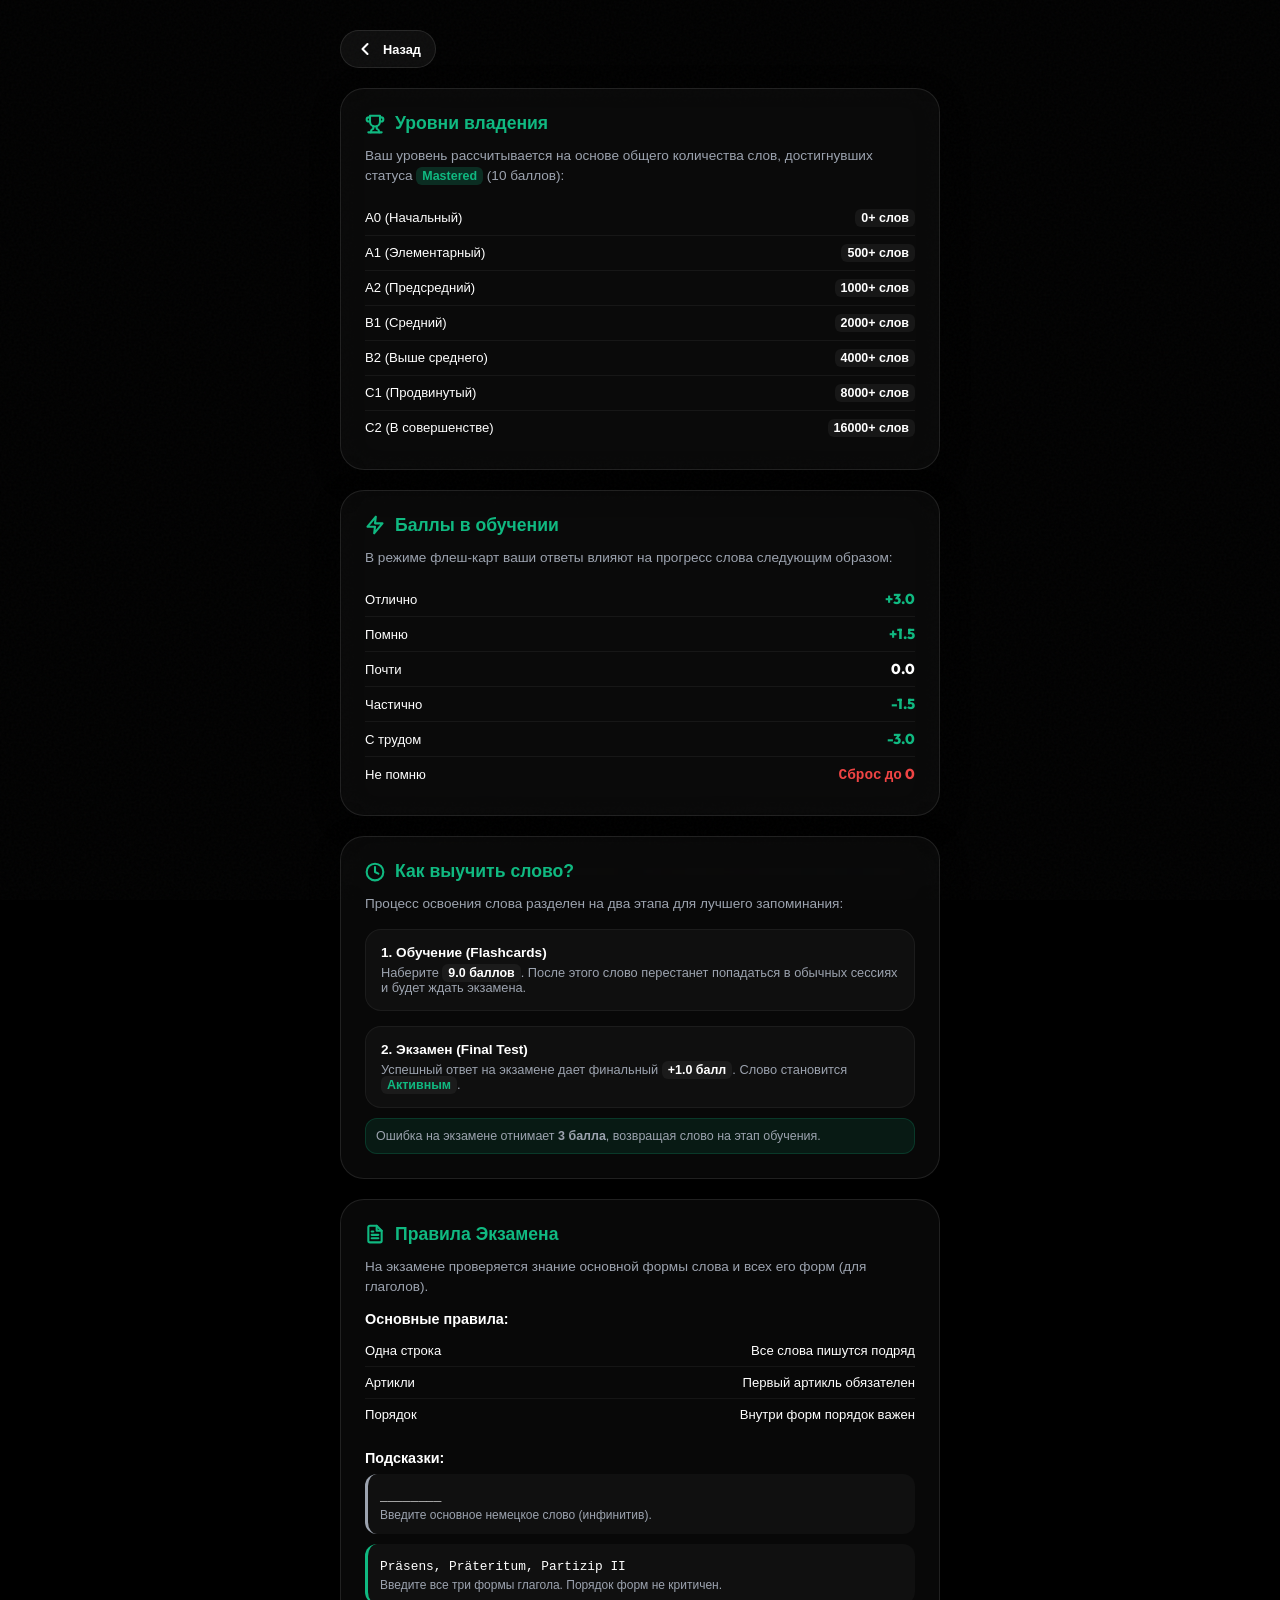
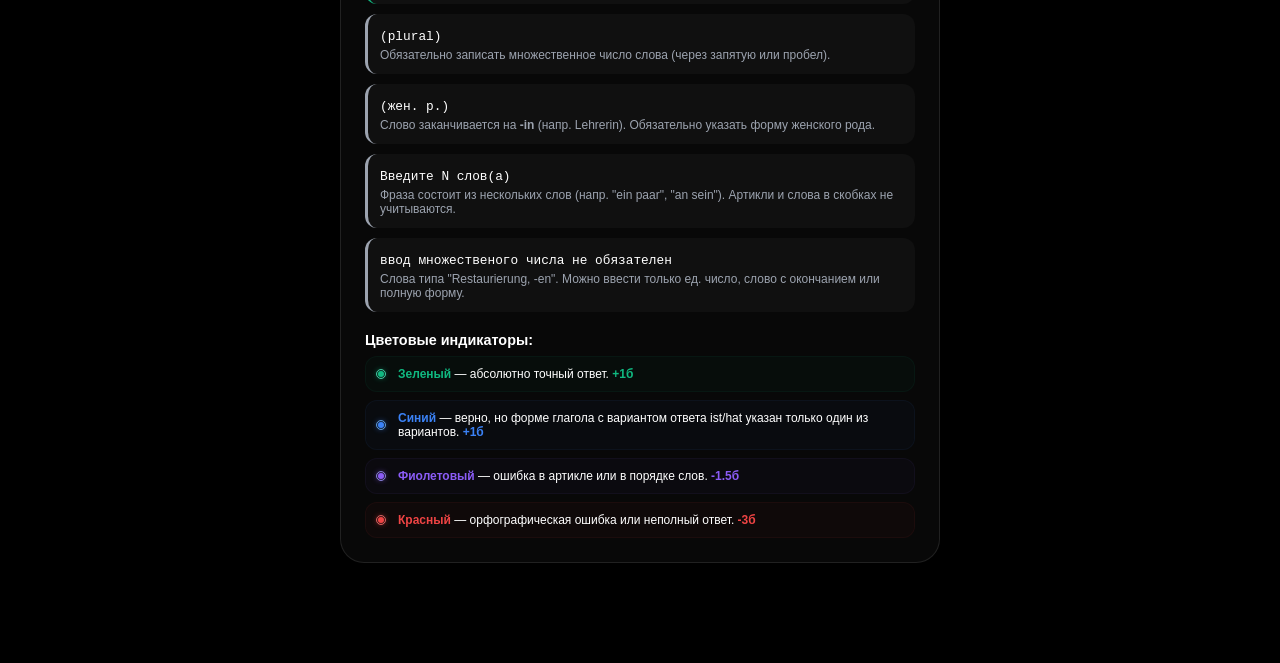
<file: levels.html>
<!DOCTYPE html>
<html lang="ru">

<head>
    <meta charset="UTF-8">
    <meta name="viewport" content="width=device-width, initial-scale=1.0, maximum-scale=1.0, user-scalable=no">
    <title>Инструкции - WordLab</title>
    <link rel="stylesheet" href="style-base.css">
    <link rel="stylesheet" href="style-dashboard.css">
    <link rel="stylesheet" href="profile.css">
    <style>
        body {
            padding: 20px;
            min-height: 100vh;
            background: var(--background);
            color: var(--text-main);
            overflow-y: auto;
            -webkit-tap-highlight-color: transparent;
        }

        body::before {
            display: none;
            /* Simplify for static info page */
        }

        .guide-container {
            max-width: 600px;
            margin: 0 auto;
            padding: 10px 0 60px 0;
            animation: fadeIn 0.4s ease-out;
        }

        .guide-section {
            background: rgba(255, 255, 255, 0.03);
            border: 1px solid rgba(255, 255, 255, 0.1);
            border-radius: 24px;
            padding: 24px;
            margin-bottom: 20px;
            backdrop-filter: blur(20px);
            -webkit-backdrop-filter: blur(20px);
            box-shadow: 0 8px 32px rgba(0, 0, 0, 0.2);
        }

        .guide-section h2 {
            margin: 0 0 12px 0;
            color: var(--secondary);
            font-size: 1.1rem;
            font-weight: 700;
            display: flex;
            align-items: center;
            gap: 10px;
        }

        .guide-section p {
            color: var(--text-muted);
            line-height: 1.5;
            margin-bottom: 14px;
            font-size: 0.85rem;
        }

        .guide-list {
            list-style: none;
            padding: 0;
            margin: 0;
        }

        .guide-list li {
            display: flex;
            justify-content: space-between;
            align-items: center;
            padding: 8px 0;
            border-bottom: 1px solid rgba(255, 255, 255, 0.05);
            font-size: 0.82rem;
        }

        .guide-list li:last-child {
            border-bottom: none;
        }

        .guide-list li span:first-child {
            color: var(--text-main);
            font-weight: 500;
        }

        .back-btn {
            display: flex;
            align-items: center;
            gap: 8px;
            margin-bottom: 20px;
            background: rgba(255, 255, 255, 0.05);
            border: 1px solid rgba(255, 255, 255, 0.1);
            color: var(--text-main);
            padding: 8px 14px;
            border-radius: 99px;
            cursor: pointer;
            width: fit-content;
            font-weight: 600;
            font-size: 0.8rem;
            transition: all 0.2s ease;
        }

        .back-btn:active {
            transform: scale(0.95);
            background: rgba(255, 255, 255, 0.1);
        }

        .label-bold {
            color: #fff;
            font-weight: 700;
            background: rgba(255, 255, 255, 0.05);
            padding: 2px 6px;
            border-radius: 6px;
            font-size: 0.78rem;
        }

        .score-val {
            font-weight: 800;
            font-family: 'Outfit', monospace;
            font-size: 0.9rem;
        }

        .plus {
            color: var(--secondary);
        }

        .minus {
            color: var(--accent-2);
        }

        .accent-box {
            background: rgba(var(--secondary-rgb), 0.1);
            border: 1px solid rgba(var(--secondary-rgb), 0.2);
            padding: 10px;
            border-radius: 12px;
            margin-top: 10px;
            font-size: 0.78rem;
            color: var(--text-muted);
        }

        @keyframes fadeIn {
            from {
                opacity: 0;
                transform: translateY(10px);
            }

            to {
                opacity: 1;
                transform: translateY(0);
            }
        }
    </style>
</head>

<body>
    <div class="guide-container">
        <button class="back-btn" onclick="window.history.back()">
            <svg width="20" height="20" viewBox="0 0 24 24" fill="none" stroke="currentColor" stroke-width="2.5"
                stroke-linecap="round" stroke-linejoin="round">
                <polyline points="15 18 9 12 15 6"></polyline>
            </svg>
            Назад
        </button>

        <div class="guide-section">
            <h2>
                <svg width="20" height="20" viewBox="0 0 24 24" fill="none" stroke="currentColor" stroke-width="2.5"
                    stroke-linecap="round" stroke-linejoin="round">
                    <path d="M6 9H4.5a2.5 2.5 0 0 1 0-5H6"></path>
                    <path d="M18 9h1.5a2.5 2.5 0 0 0 0-5H18"></path>
                    <path d="M4 22h16"></path>
                    <path d="M10 14.66V17c0 .55-.47.98-.97 1.21C7.85 18.75 7 20.24 7 22"></path>
                    <path d="M14 14.66V17c0 .55.47.98.97 1.21C16.15 18.75 17 20.24 17 22"></path>
                    <path d="M18 2H6v7a6 6 0 0 0 12 0V2Z"></path>
                </svg>
                Уровни владения
            </h2>
            <p>Ваш уровень рассчитывается на основе общего количества слов, достигнувших статуса <span
                    class="label-bold"
                    style="background: rgba(var(--secondary-rgb), 0.2); color: var(--secondary);">Mastered</span> (10
                баллов):</p>
            <ul class="guide-list">
                <li><span>A0 (Начальный)</span> <span class="label-bold">0+ слов</span></li>
                <li><span>A1 (Элементарный)</span> <span class="label-bold">500+ слов</span></li>
                <li><span>A2 (Предсредний)</span> <span class="label-bold">1000+ слов</span></li>
                <li><span>B1 (Средний)</span> <span class="label-bold">2000+ слов</span></li>
                <li><span>B2 (Выше среднего)</span> <span class="label-bold">4000+ слов</span></li>
                <li><span>C1 (Продвинутый)</span> <span class="label-bold">8000+ слов</span></li>
                <li><span>C2 (В совершенстве)</span> <span class="label-bold">16000+ слов</span></li>
            </ul>
        </div>

        <div class="guide-section">
            <h2>
                <svg width="20" height="20" viewBox="0 0 24 24" fill="none" stroke="currentColor" stroke-width="2.5"
                    stroke-linecap="round" stroke-linejoin="round">
                    <path d="M13 2L3 14h9l-1 8 10-12h-9l1-8z"></path>
                </svg>
                Баллы в обучении
            </h2>
            <p>В режиме флеш-карт ваши ответы влияют на прогресс слова следующим образом:</p>
            <ul class="guide-list">
                <li><span>Отлично</span> <span class="score-val plus">+3.0</span></li>
                <li><span>Помню</span> <span class="score-val plus">+1.5</span></li>
                <li><span>Почти</span> <span class="score-val">0.0</span></li>
                <li><span>Частично</span> <span class="score-val minus">-1.5</span></li>
                <li><span>С трудом</span> <span class="score-val minus">-3.0</span></li>
                <li><span>Не помню</span> <span class="score-val" style="color:#ef4444">Сброс до 0</span></li>
            </ul>
        </div>

        <div class="guide-section">
            <h2>
                <svg width="20" height="20" viewBox="0 0 24 24" fill="none" stroke="currentColor" stroke-width="2.5"
                    stroke-linecap="round" stroke-linejoin="round">
                    <circle cx="12" cy="12" r="10"></circle>
                    <polyline points="12 6 12 12 16 14"></polyline>
                </svg>
                Как выучить слово?
            </h2>
            <p>Процесс освоения слова разделен на два этапа для лучшего запоминания:</p>
            <div style="display: flex; flex-direction: column; gap: 15px;">
                <div
                    style="background: rgba(255,255,255,0.03); padding: 15px; border-radius: 16px; border: 1px solid rgba(255,255,255,0.05);">
                    <div style="font-weight: 700; margin-bottom: 5px; color: var(--text-main); font-size: 0.85rem;">1.
                        Обучение (Flashcards)
                    </div>
                    <div style="font-size: 0.8rem; color: var(--text-muted);">Наберите <span class="label-bold">9.0
                            баллов</span>. После этого слово перестанет попадаться в обычных сессиях и будет ждать
                        экзамена.</div>
                </div>
                <div
                    style="background: rgba(255,255,255,0.03); padding: 15px; border-radius: 16px; border: 1px solid rgba(255,255,255,0.05);">
                    <div style="font-weight: 700; margin-bottom: 5px; color: var(--text-main); font-size: 0.85rem;">2.
                        Экзамен (Final Test)
                    </div>
                    <div style="font-size: 0.8rem; color: var(--text-muted);">Успешный ответ на экзамене дает финальный
                        <span class="label-bold">+1.0 балл</span>. Слово становится <span class="label-bold"
                            style="color: var(--secondary);">Активным</span>.
                    </div>
                </div>
            </div>
            <div class="accent-box">
                Ошибка на экзамене отнимает <strong>3 балла</strong>, возвращая слово на этап обучения.
            </div>
        </div>

        <div class="guide-section">
            <h2>
                <svg width="20" height="20" viewBox="0 0 24 24" fill="none" stroke="currentColor" stroke-width="2.5"
                    stroke-linecap="round" stroke-linejoin="round">
                    <path d="M14 2H6a2 2 0 0 0-2 2v16a2 2 0 0 0 2 2h12a2 2 0 0 0 2-2V8z"></path>
                    <polyline points="14 2 14 8 20 8"></polyline>
                    <line x1="16" y1="13" x2="8" y2="13"></line>
                    <line x1="16" y1="17" x2="8" y2="17"></line>
                    <polyline points="10 9 9 9 8 9"></polyline>
                </svg>
                Правила Экзамена
            </h2>
            <p>На экзамене проверяется знание основной формы слова и всех его форм (для глаголов).</p>

            <div style="margin-bottom: 20px;">
                <h4 style="font-size: 0.9rem; color: var(--text-main); margin-bottom: 8px;">Основные правила:</h4>
                <ul class="guide-list">
                    <li><span>Одна строка</span> <span>Все слова пишутся подряд</span></li>
                    <li><span>Артикли</span> <span>Первый артикль обязателен</span></li>
                    <li><span>Порядок</span> <span>Внутри форм порядок важен</span></li>
                </ul>
            </div>

            <div style="margin-bottom: 20px;">
                <h4 style="font-size: 0.9rem; color: var(--text-main); margin-bottom: 8px;">Подсказки:</h4>
                <div style="display: flex; flex-direction: column; gap: 10px;">
                    <div
                        style="background: rgba(255,255,255,0.03); padding: 12px; border-radius: 12px; border-left: 3px solid var(--text-muted);">
                        <code style="color: var(--text-main); font-size: 0.8rem;">________</code>
                        <div style="font-size: 0.75rem; color: var(--text-muted); margin-top: 4px;">Введите основное
                            немецкое слово (инфинитив).</div>
                    </div>
                    <div
                        style="background: rgba(255,255,255,0.03); padding: 12px; border-radius: 12px; border-left: 3px solid var(--secondary);">
                        <code
                            style="color: var(--text-main); font-size: 0.8rem;">Präsens, Präteritum, Partizip II</code>
                        <div style="font-size: 0.75rem; color: var(--text-muted); margin-top: 4px;">Введите все три
                            формы глагола. Порядок форм не критичен.</div>
                    </div>
                    <div
                        style="background: rgba(255,255,255,0.03); padding: 12px; border-radius: 12px; border-left: 3px solid var(--text-muted);">
                        <code style="color: var(--text-main); font-size: 0.8rem;">(plural)</code>
                        <div style="font-size: 0.75rem; color: var(--text-muted); margin-top: 4px;">Обязательно записать
                            множественное число слова (через запятую или пробел).</div>
                    </div>
                    <div
                        style="background: rgba(255,255,255,0.03); padding: 12px; border-radius: 12px; border-left: 3px solid var(--text-muted);">
                        <code style="color: var(--text-main); font-size: 0.8rem;">(жен. р.)</code>
                        <div style="font-size: 0.75rem; color: var(--text-muted); margin-top: 4px;">Слово заканчивается
                            на <b>-in</b> (напр. Lehrerin). Обязательно указать форму женского рода.</div>
                    </div>
                    <div
                        style="background: rgba(255,255,255,0.03); padding: 12px; border-radius: 12px; border-left: 3px solid var(--text-muted);">
                        <code style="color: var(--text-main); font-size: 0.8rem;">Введите N слов(а)</code>
                        <div style="font-size: 0.75rem; color: var(--text-muted); margin-top: 4px;">Фраза состоит из
                            нескольких слов (напр. "ein paar", "an sein"). Артикли и слова в скобках не учитываются.
                        </div>
                    </div>
                    <div
                        style="background: rgba(255,255,255,0.03); padding: 12px; border-radius: 12px; border-left: 3px solid var(--text-muted);">
                        <code
                            style="color: var(--text-main); font-size: 0.8rem;">ввод множественого числа не обязателен</code>
                        <div style="font-size: 0.75rem; color: var(--text-muted); margin-top: 4px;">Слова типа
                            "Restaurierung, -en". Можно ввести только ед. число, слово с окончанием или полную форму.
                        </div>
                    </div>
                </div>
            </div>

            <div>
                <h4 style="font-size: 0.9rem; color: var(--text-main); margin-bottom: 8px;">Цветовые индикаторы:</h4>
                <div style="display: flex; flex-direction: column; gap: 8px;">
                    <!-- Green -->
                    <div
                        style="display: flex; align-items: center; gap: 12px; padding: 10px; background: rgba(16, 185, 129, 0.03); border-radius: 12px; border: 1px solid rgba(16, 185, 129, 0.05);">
                        <div style="position: relative; width: 10px; height: 10px; flex-shrink: 0;">
                            <div
                                style="position: absolute; top: 50%; left: 50%; transform: translate(-50%, -50%); width: 6px; height: 6px; border-radius: 50%; background: #10b981; box-shadow: 0 0 6px #10b981;">
                            </div>
                            <div
                                style="position: absolute; top: 50%; left: 50%; transform: translate(-50%, -50%); width: 10px; height: 10px; border-radius: 50%; border: 1.5px solid #55efc4; opacity: 0.8;">
                            </div>
                        </div>
                        <span style="font-size: 0.75rem; color: var(--text-main);"><span
                                style="color: #10b981; font-weight: 600;">Зеленый</span> &mdash; абсолютно точный ответ.
                            <span style="color: #10b981; font-weight: 700;">+1б</span></span>
                    </div>
                    <!-- Blue -->
                    <div
                        style="display: flex; align-items: center; gap: 12px; padding: 10px; background: rgba(59, 130, 246, 0.03); border-radius: 12px; border: 1px solid rgba(59, 130, 246, 0.05);">
                        <div style="position: relative; width: 10px; height: 10px; flex-shrink: 0;">
                            <div
                                style="position: absolute; top: 50%; left: 50%; transform: translate(-50%, -50%); width: 6px; height: 6px; border-radius: 50%; background: #3b82f6; box-shadow: 0 0 6px #3b82f6;">
                            </div>
                            <div
                                style="position: absolute; top: 50%; left: 50%; transform: translate(-50%, -50%); width: 10px; height: 10px; border-radius: 50%; border: 1.5px solid #74b9ff; opacity: 0.8;">
                            </div>
                        </div>
                        <span style="font-size: 0.75rem; color: var(--text-main);"><span
                                style="color: #3b82f6; font-weight: 600;">Синий</span> &mdash; верно, но форме глагола с
                            вариантом ответа ist/hat указан только один из вариантов. <span
                                style="color: #3b82f6; font-weight: 700;">+1б</span></span>
                    </div>
                    <!-- Purple -->
                    <div
                        style="display: flex; align-items: center; gap: 12px; padding: 10px; background: rgba(139, 92, 246, 0.03); border-radius: 12px; border: 1px solid rgba(139, 92, 246, 0.05);">
                        <div style="position: relative; width: 10px; height: 10px; flex-shrink: 0;">
                            <div
                                style="position: absolute; top: 50%; left: 50%; transform: translate(-50%, -50%); width: 6px; height: 6px; border-radius: 50%; background: #8b5cf6; box-shadow: 0 0 6px #8b5cf6;">
                            </div>
                            <div
                                style="position: absolute; top: 50%; left: 50%; transform: translate(-50%, -50%); width: 10px; height: 10px; border-radius: 50%; border: 1.5px solid #a29bfe; opacity: 0.8;">
                            </div>
                        </div>
                        <span style="font-size: 0.75rem; color: var(--text-main);"><span
                                style="color: #8b5cf6; font-weight: 600;">Фиолетовый</span> &mdash; ошибка в артикле или
                            в порядке слов. <span style="color: #8b5cf6; font-weight: 700;">-1.5б</span></span>
                    </div>
                    <!-- Red -->
                    <div
                        style="display: flex; align-items: center; gap: 12px; padding: 10px; background: rgba(239, 68, 68, 0.03); border-radius: 12px; border: 1px solid rgba(239, 68, 68, 0.05);">
                        <div style="position: relative; width: 10px; height: 10px; flex-shrink: 0;">
                            <div
                                style="position: absolute; top: 50%; left: 50%; transform: translate(-50%, -50%); width: 6px; height: 6px; border-radius: 50%; background: #ef4444; box-shadow: 0 0 6px #ef4444;">
                            </div>
                            <div
                                style="position: absolute; top: 50%; left: 50%; transform: translate(-50%, -50%); width: 10px; height: 10px; border-radius: 50%; border: 1.5px solid #ff7675; opacity: 0.8;">
                            </div>
                        </div>
                        <span style="font-size: 0.75rem; color: var(--text-main);"><span
                                style="color: #ef4444; font-weight: 600;">Красный</span> &mdash; орфографическая ошибка
                            или неполный ответ. <span style="color: #ef4444; font-weight: 700;">-3б</span></span>
                    </div>
                </div>
            </div>
        </div>
    </div>
    <script src="levels.js"></script>
</body>

</html>
</file>
<file: style-base.css>
@import url('https://fonts.googleapis.com/css2?family=Outfit:wght@300;400;500;600;700&display=swap');

:root {
    /* AURORA THEME (Based on image) */
    --primary: #ffffff;
    /* White button */
    --primary-text: #000000;
    /* Black text on white button */
    --primary-glow: rgba(255, 255, 255, 0.2);

    --secondary: #10b981;
    --secondary-rgb: 16, 185, 129;
    --accent-1: #3b82f6;
    --accent-1-rgb: 59, 130, 246;
    --accent-2: #10b981;
    --accent-2-rgb: 16, 185, 129;
    --accent-bright: #34d399;

    --background: #000000;
    /* Pitch black base */
    --surface: rgba(255, 255, 255, 0.03);
    /* Extremely subtle surface */
    --surface-glass: rgba(0, 0, 0, 0.2);
    /* Dark transparent glass */

    --text-main: #ffffff;
    --text-muted: #9ca3af;

    --border: rgba(255, 255, 255, 0.15);
    /* Subtle border */

    --success: #10b981;
    --error: #ef4444;

    --input-bg: transparent;
    /* Transparent inputs as seen in image */

    /* Gradients from image: Deep Blue & Emerald Green */
    --bg-gradient-1: rgba(0, 50, 200, 0.5);
    /* Deep Blue */
    --bg-gradient-2: rgba(0, 200, 150, 0.4);
    /* Teal/Green */

    /* Rating Gradients - Default (Blue-Green) */
    --rate-1: #3b82f6;
    --rate-2: color-mix(in srgb, #3b82f6, #10b981 20%);
    --rate-3: color-mix(in srgb, #3b82f6, #10b981 40%);
    --rate-4: color-mix(in srgb, #3b82f6, #10b981 60%);
    --rate-5: color-mix(in srgb, #3b82f6, #10b981 80%);
    --rate-6: #10b981;
}

/* Light theme mapping - Perfect inversion for minimalist glass look */
[data-theme="light"] {
    --primary: #000000;
    --primary-text: #ffffff;
    --primary-glow: rgba(0, 0, 0, 0.1);
    --secondary: #10b981;
    --background: #ffffff;
    --surface: rgba(0, 0, 0, 0.03);
    /* Subtle dark tint on white */
    --surface-glass: rgba(0, 0, 0, 0.05);
    /* Glass effect for light mode */
    --text-main: #000000;
    --text-muted: #4b5563;
    /* Darker muted text for readability */
    --border: rgba(0, 0, 0, 0.1);
    /* Dark subtle border inverse of light subtle border */
    --success: #059669;
    --error: #dc2626;
    --input-bg: rgba(0, 0, 0, 0.02);
    /* Subtle dark input */
    --bg-gradient-1: rgba(0, 50, 200, 0.12);
    --bg-gradient-2: rgba(0, 200, 150, 0.12);
}

/* ===== COLOR SCHEMES ===== */
/* Default (Blue-Green) - already defined in :root */

[data-color-scheme="pink-yellow"] {
    --secondary: #ec4899;
    --secondary-rgb: 236, 72, 153;
    --accent-1: #ec4899;
    --accent-1-rgb: 236, 72, 153;
    --accent-2: #f59e0b;
    --accent-2-rgb: 245, 158, 11;
    --accent-bright: #fbbf24;
    --bg-gradient-1: rgba(236, 72, 153, 0.5);
    /* Pink */
    --bg-gradient-2: rgba(245, 158, 11, 0.4);
    /* Yellow */
    --success: #f59e0b;
    /* Yellow for success states */

    --rate-1: #ec4899;
    --rate-2: color-mix(in srgb, #ec4899, #f59e0b 20%);
    --rate-3: color-mix(in srgb, #ec4899, #f59e0b 40%);
    --rate-4: color-mix(in srgb, #ec4899, #f59e0b 60%);
    --rate-5: color-mix(in srgb, #ec4899, #f59e0b 80%);
    --rate-6: #f59e0b;
}

[data-color-scheme="pink-yellow"][data-theme="light"] {
    --bg-gradient-1: rgba(236, 72, 153, 0.18);
    --bg-gradient-2: rgba(245, 158, 11, 0.18);
}

[data-color-scheme="purple-orange"] {
    --secondary: #8b5cf6;
    --secondary-rgb: 139, 92, 246;
    --accent-1: #8b5cf6;
    --accent-1-rgb: 139, 92, 246;
    --accent-2: #f97316;
    --accent-2-rgb: 249, 115, 22;
    --accent-bright: #fb923c;
    --bg-gradient-1: rgba(139, 92, 246, 0.5);
    /* Purple */
    --bg-gradient-2: rgba(249, 115, 22, 0.4);
    /* Orange */
    --success: #f97316;
    /* Orange for success */

    --rate-1: #8b5cf6;
    --rate-2: color-mix(in srgb, #8b5cf6, #f97316 20%);
    --rate-3: color-mix(in srgb, #8b5cf6, #f97316 40%);
    --rate-4: color-mix(in srgb, #8b5cf6, #f97316 60%);
    --rate-5: color-mix(in srgb, #8b5cf6, #f97316 80%);
    --rate-6: #f97316;
}

[data-color-scheme="purple-orange"][data-theme="light"] {
    --bg-gradient-1: rgba(139, 92, 246, 0.18);
    --bg-gradient-2: rgba(249, 115, 22, 0.18);
}

[data-color-scheme="red-cyan"] {
    --secondary: #ef4444;
    --secondary-rgb: 239, 68, 68;
    --accent-1: #ef4444;
    --accent-1-rgb: 239, 68, 68;
    --accent-2: #06b6d4;
    --accent-2-rgb: 6, 182, 212;
    --accent-bright: #22d3ee;
    --bg-gradient-1: rgba(239, 68, 68, 0.5);
    /* Red */
    --bg-gradient-2: rgba(6, 182, 212, 0.4);
    /* Cyan */
    --success: #06b6d4;
    /* Cyan for success */

    --rate-1: #ef4444;
    --rate-2: color-mix(in srgb, #ef4444, #06b6d4 20%);
    --rate-3: color-mix(in srgb, #ef4444, #06b6d4 40%);
    --rate-4: color-mix(in srgb, #ef4444, #06b6d4 60%);
    --rate-5: color-mix(in srgb, #ef4444, #06b6d4 80%);
    --rate-6: #06b6d4;
}

[data-color-scheme="red-cyan"][data-theme="light"] {
    --bg-gradient-1: rgba(239, 68, 68, 0.18);
    --bg-gradient-2: rgba(6, 182, 212, 0.18);
}

[data-color-scheme="midnight-gold"] {
    --secondary: #facc15;
    --secondary-rgb: 250, 204, 21;
    --accent-1: #1e1b4b;
    --accent-1-rgb: 30, 27, 75;
    --accent-2: #facc15;
    --accent-2-rgb: 250, 204, 21;
    --accent-bright: #fbbf24;
    --bg-gradient-1: rgba(30, 27, 75, 0.8);
    --bg-gradient-2: rgba(250, 204, 21, 0.25);
    --success: #facc15;

    --rate-1: #1e1b4b;
    --rate-2: color-mix(in srgb, #1e1b4b, #facc15 20%);
    --rate-3: color-mix(in srgb, #1e1b4b, #facc15 40%);
    --rate-4: color-mix(in srgb, #1e1b4b, #facc15 60%);
    --rate-5: color-mix(in srgb, #1e1b4b, #facc15 80%);
    --rate-6: #facc15;
}

[data-color-scheme="midnight-gold"][data-theme="light"] {
    --bg-gradient-1: rgba(30, 27, 75, 0.2);
    --bg-gradient-2: rgba(250, 204, 21, 0.2);
}

[data-color-scheme="pure-black"] {
    --secondary: #ffffff;
    --secondary-rgb: 255, 255, 255;
    --accent-1: #ffffff;
    --accent-1-rgb: 255, 255, 255;
    --accent-2: #ffffff;
    --accent-2-rgb: 255, 255, 255;
    --accent-bright: #ffffff;
    --bg-gradient-1: rgba(0, 0, 0, 0);
    /* Pure black, no blobs */
    --bg-gradient-2: rgba(0, 0, 0, 0);
    --success: #ffffff;
    --surface: rgba(255, 255, 255, 0.08);

    --rate-1: #ffffff;
    --rate-2: #ffffff;
    --rate-3: #ffffff;
    --rate-4: #ffffff;
    --rate-5: #ffffff;
    --rate-6: #ffffff;
}

[data-color-scheme="pure-black"][data-theme="light"] {
    --secondary: #000000;
    --secondary-rgb: 0, 0, 0;
    --accent-1: #000000;
    --accent-2: #000000;
    --success: #000000;
    --bg-gradient-1: rgba(0, 0, 0, 0);
    --bg-gradient-2: rgba(0, 0, 0, 0);
}

* {
    box-sizing: border-box;
    margin: 0;
    padding: 0;
}

body {
    font-family: 'Inter', -apple-system, BlinkMacSystemFont, 'Segoe UI', Roboto, sans-serif;
    background-color: var(--background);
    color: var(--text-main);
    min-height: 100vh;
    display: flex;
    justify-content: center;
    align-items: flex-start;
    transition: background-color 0.4s ease, color 0.4s ease;
    padding: 0;
    position: relative;
    overflow-x: hidden;
}

/* Blurred blob background shapes */
body::before {
    content: '';
    position: fixed;
    top: 0;
    left: 0;
    width: 100%;
    height: 100%;
    z-index: -2;
    background:
        radial-gradient(ellipse 800px 600px at 10% 20%, var(--bg-gradient-1), transparent),
        radial-gradient(ellipse 600px 800px at 90% 70%, var(--bg-gradient-2), transparent),
        radial-gradient(circle 500px at 50% 100%, rgba(99, 102, 241, 0.15), transparent);
    filter: blur(80px);
    opacity: 0.8;
}

/* Mobile Background: Dimmer color spots, more pure black space */
@media (max-width: 768px) {
    body::before {
        opacity: 0.8;
        background:
            radial-gradient(ellipse 400px 300px at 10% 20%, var(--bg-gradient-1), transparent),
            radial-gradient(ellipse 300px 400px at 90% 70%, var(--bg-gradient-2), transparent),
            radial-gradient(circle 500px at 50% 100%, #131321, transparent);
    }
}

/* Grain/noise texture overlay */
body::after {
    content: '';
    position: fixed;
    top: 0;
    left: 0;
    width: 100%;
    height: 100%;
    z-index: -1;
    background-image: url("data:image/svg+xml,%3Csvg viewBox='0 0 400 400' xmlns='http://www.w3.org/2000/svg'%3E%3Cfilter id='noiseFilter'%3E%3CfeTurbulence type='fractalNoise' baseFrequency='0.9' numOctaves='4' stitchTiles='stitch'/%3E%3C/filter%3E%3Crect width='100%25' height='100%25' filter='url(%23noiseFilter)'/%3E%3C/svg%3E");
    opacity: 0.03;
    pointer-events: none;
}

.app-container {
    width: 100%;
    max-width: 480px;
    margin: 0 auto;
    /* Removed fixed margin, handled by body/flex */
    transition: max-width 0.3s ease;
}

.app-container.wide-mode {
    max-width: 1800px;
}

/* Shared Components */
.glass-card {
    /* Very minimal container to match the 'floating' look */
    background: transparent;
    backdrop-filter: none;
    -webkit-backdrop-filter: none;
    border: none;
    box-shadow: none;
    padding: 0;
    position: relative;
    min-height: auto;
    display: flex;
    flex-direction: column;
}

.hidden {
    display: none !important;
}

.fade-in {
    animation: fadeIn 0.4s ease forwards;
}

@keyframes fadeIn {
    from {
        opacity: 0;
        transform: translateY(10px);
    }

    to {
        opacity: 1;
        transform: translateY(0);
    }
}

@keyframes spin {
    from {
        transform: rotate(0deg);
    }

    to {
        transform: rotate(360deg);
    }
}

/* Loading Screen Floating Animations */
@keyframes float1 {

    0%,
    100% {
        transform: translate(0, 0) scale(1);
    }

    33% {
        transform: translate(30px, -50px) scale(1.1);
    }

    66% {
        transform: translate(-20px, 20px) scale(0.9);
    }
}

@keyframes float2 {

    0%,
    100% {
        transform: translate(0, 0) scale(1);
    }

    33% {
        transform: translate(-30px, 30px) scale(1.1);
    }

    66% {
        transform: translate(20px, -20px) scale(0.9);
    }
}

@keyframes float3 {

    0%,
    100% {
        transform: translate(0, 0) scale(1);
    }

    33% {
        transform: translate(20px, 50px) scale(0.9);
    }

    66% {
        transform: translate(-30px, -30px) scale(1.1);
    }
}

/* Primary Button Style from Image: White Pill */
.btn-primary {
    background: var(--primary);
    color: var(--primary-text);
    border: none;
    border-radius: 9999px;
    /* Pill shape */
    padding: 0.9rem 1.5rem;
    font-weight: 600;
    font-size: 0.95rem;
    cursor: pointer;
    transition: transform 0.1s, opacity 0.2s;
    width: 100%;
    box-shadow: 0 4px 6px -1px rgba(0, 0, 0, 0.1);
}

.btn-primary:hover {
    opacity: 0.9;
}

.btn-primary:active {
    transform: scale(0.98);
}

.btn-secondary {
    background: transparent;
    border: 1px solid var(--border);
    color: var(--text-main);
    padding: 0.5rem 1rem;
    border-radius: 9999px;
    /* Pill shape consistency */
    cursor: pointer;
}

.btn-icon {
    background: none;
    border: none;
    color: var(--text-muted);
    cursor: pointer;
    padding: 0.5rem;
    transition: color 0.2s;
}

.btn-icon:hover {
    color: var(--text-main);
}

svg {
    vertical-align: middle;
}

/* Universal Inputs */
input {
    width: 100%;
    background: var(--input-bg);
    border: 1px solid var(--border);
    color: var(--text-main);
    padding: 0.8rem 1rem;
    border-radius: 22px;
    outline: none;
    font-family: inherit;
    font-size: 0.95rem;
    height: 42px;
    box-sizing: border-box;
    transition: border-color 0.2s, box-shadow 0.2s, background-color 0.2s;
}

input:focus {
    border-color: var(--primary);
    box-shadow: 0 0 0 2px var(--primary-glow);
}

/* Fix browser autofill yellowish background & incorrect colors */
input:-webkit-autofill,
input:-webkit-autofill:hover,
input:-webkit-autofill:focus,
input:-webkit-autofill:active {
    -webkit-box-shadow: 0 0 0 1000px #000000 inset !important;
    /* Use pure black to match theme background */
    -webkit-text-fill-color: #ffffff !important;
    caret-color: #ffffff;
    transition: background-color 5000s ease-in-out 0s;
}

/* --- Glass Dropdown Animation & Style --- */
@keyframes dropdownFadeIn {
    from {
        opacity: 0;
        transform: translateY(-10px) scale(0.98);
    }

    to {
        opacity: 1;
        transform: translateY(0) scale(1);
    }
}

/* Base class for glass menus if we add it to JS/HTML, otherwise target IDs */
#dict-filter-interval-menu,
#dict-filter-review-menu {
    /* Base override if inline styles conflict, but inline usually wins.*/
    /* We use !important to enforce animation interactions */
    transform-origin: top center;
}

/* Active State for Animation */
#dict-filter-interval-menu:not(.hidden),
#dict-filter-review-menu:not(.hidden) {
    display: flex !important;
    animation: dropdownFadeIn 0.2s cubic-bezier(0.16, 1, 0.3, 1) forwards;
}

/* Hover effects for transparency */
.filter-checkbox-row:hover,
.filter-option-item:hover {
    background: rgba(255, 255, 255, 0.1);
}

@keyframes slideInUp {
    from {
        opacity: 0;
        transform: translateY(15px) scale(0.98);
    }

    to {
        opacity: 1;
        transform: translateY(0) scale(1);
    }
}

#exam-feedback:not(.hidden) {
    animation: slideInUp 0.5s cubic-bezier(0.22, 1, 0.36, 1) forwards;
}

.no-scroll {
    overflow: hidden !important;
    height: 100vh !important;
    position: fixed !important;
    width: 100% !important;
}

.hidden {
    display: none !important;
}
</file>
<file: style-dashboard.css>
/* Dashboard Headers & Tables */
.dashboard-header {
    position: fixed;
    top: 0;
    left: 0;
    width: 100%;
    z-index: 1000;
    display: flex;
    justify-content: space-between;
    align-items: center;
    padding: 0 2rem;
    height: 70px;
    background: rgba(0, 0, 0, 0.2);
    backdrop-filter: blur(15px);
    -webkit-backdrop-filter: blur(15px);
    border-bottom: 1px solid rgba(255, 255, 255, 0.08);
}

.dashboard-content {
    margin-top: 90px;
    width: 100%;
    padding: 0 2rem 2rem 2rem;
    /* Side and Bottom Padding */
}

.header-left,
.header-right {
    flex: 1;
    display: flex;
    align-items: center;
    min-width: 0;
}

.header-right {
    justify-content: flex-end;
}

.header-center {
    flex: 0 0 auto;
    display: flex;
    justify-content: center;
}

.header-center h2 {
    display: none;
    /* Hide nickname title in favor of nav */
}

.main-nav {
    position: relative;
    /* Base for indicator */
    display: flex;
    gap: 0.25rem;
    background: rgba(255, 255, 255, 0.03);
    padding: 0.3rem;
    border-radius: 99px;
    border: 1px solid var(--border);
    overflow: hidden;
    /* Keep the 'liquid' inside */
}

[data-theme="light"] .main-nav {
    background: rgba(0, 0, 0, 0.03);
    border: 1px solid rgba(0, 0, 0, 0.1);
}

.nav-indicator {
    position: absolute;
    background: #ffffff;
    box-shadow: 0 4px 15px rgba(255, 255, 255, 0.3);
    border-radius: 99px;
    z-index: 0;
    transition: all 0.5s cubic-bezier(0.23, 1, 0.32, 1);
    pointer-events: none;
    border: 2px solid rgba(255, 255, 255, 0.4);
}

[data-theme="light"] .nav-indicator {
    background: #000000;
    box-shadow: 0 4px 15px rgba(0, 0, 0, 0.15);
    border: 2px solid rgba(0, 0, 0, 0.1);
}

.nav-tab {
    background: transparent !important;
    border: none;
    color: #ffffff;
    /* Use white for the inversion effect */
    padding: 0.5rem 0;
    width: 110px;
    border-radius: 99px;
    cursor: pointer;
    font-size: 0.9rem;
    font-weight: 500;
    transition: all 0.3s ease;
    display: flex;
    align-items: center;
    justify-content: center;
    gap: 0.5rem;
    position: relative;
    z-index: 1;
    mix-blend-mode: difference;
    /* Refraction effect */
}

.nav-tab svg {
    display: none;
    /* Hide icons on desktop by default */
}

.nav-tab:hover {
    color: var(--text-main);
    background: rgba(255, 255, 255, 0.05);
}

.nav-tab.active {
    font-weight: 700;
}

[data-theme="light"] .nav-tab {
    color: rgba(0, 0, 0, 0.6);
    mix-blend-mode: normal;
}

[data-theme="light"] .nav-tab:hover {
    color: #000000;
}

[data-theme="light"] .nav-tab.active {
    color: #ffffff;
    /* White text on black indicator */
}

/* Mobile responsive nav */
@media (max-width: 600px) {
    .dashboard-header {
        padding: 0 0.75rem !important;
        gap: 0 !important;
    }

    body.no-scroll {
        overflow: hidden !important;
        height: 100vh !important;
        position: fixed;
        width: 100%;
    }

    .main-nav {
        width: calc(100% - 2rem);
        max-width: none;
        justify-content: space-between;
        padding: 0.3rem 0.5rem;
        margin: 0 1rem;
        position: relative;
        background: linear-gradient(135deg,
                rgba(255, 255, 255, 0.05) 0%,
                rgba(0, 0, 0, 0.15) 50%,
                rgba(0, 0, 0, 0.55) 100%);
        backdrop-filter: blur(25px) saturate(180%) contrast(105%) brightness(85%);
        -webkit-backdrop-filter: blur(25px) saturate(180%) contrast(105%) brightness(85%);
        border: 1px solid rgba(255, 255, 255, 0.2);
        box-shadow:
            0 12px 40px rgba(0, 0, 0, 0.15),
            inset 0 1px 0 rgba(255, 255, 255, 0.5);
        border: 1px solid rgba(0, 0, 0, 0.1);
    }

    .main-nav::before {
        content: '';
        position: absolute;
        top: 0;
        left: -50%;
        width: 200%;
        height: 100%;
        background: linear-gradient(90deg,
                transparent,
                rgba(255, 255, 255, 0.1) 50%,
                transparent);
        transform: skewX(-20deg);
        pointer-events: none;
    }

    .nav-tab {
        padding: 0.5rem 0.75rem;
        width: auto;
        flex: 1;
        height: 44px;
        border-radius: 22px;
        display: flex;
        align-items: center;
        justify-content: center;
    }

    .nav-tab svg {
        display: block;
        width: 18px;
        height: 18px;
    }

    .nav-label {
        display: none;
    }

    .header-left,
    .header-right {
        display: none !important;
    }

    .header-center {
        flex: 1 !important;
        margin: 0 !important;
        width: 100%;
        display: flex;
        justify-content: center;
    }

    /* Mobile dedicated settings button */
    .mobile-only-nav-item {
        display: flex !important;
    }

    /* Swap Dictionary and Study tabs on mobile */
    #nav-profile-btn {
        order: 1;
    }

    #nav-dictionary-btn {
        order: 2;
    }

    #nav-study-btn {
        order: 3;
    }

    #nav-import-btn {
        order: 4;
    }

    #nav-settings-mobile-btn {
        order: 5;
    }
}

/* Empty State Styling */
.empty-state-card {
    display: flex;
    flex-direction: column;
    align-items: center;
    gap: 1.5rem;
    text-align: center;
    max-width: 600px;
    margin: 12rem auto;
    padding: 0 2rem;
}

.empty-state-icon {
    width: 64px;
    height: 64px;
    background: rgba(255, 255, 255, 0.05);
    border-radius: 50%;
    display: flex;
    align-items: center;
    justify-content: center;
    color: var(--text-muted);
}

@media (max-width: 600px) {
    .empty-state-card {
        margin: 6rem auto;
        padding: 0 1.5rem;
    }

    .empty-state-card h3 {
        font-size: 1.15rem !important;
    }

    .empty-state-card p {
        font-size: 0.95rem !important;
        margin-bottom: 1.25rem !important;
    }
}

/* Hide mobile settings on desktop */
.mobile-only-nav-item {
    display: none;
}

/* Study Modes */
.study-modes {
    display: flex;
    flex-direction: column;
    gap: 1.5rem;
}

/* Study Mode Card - Redesigned */
.study-mode-card {
    background: rgba(255, 255, 255, 0.01);
    border: 1px solid var(--border);
    border-radius: 20px;
    padding: 1.75rem;
    transition: all 0.2s cubic-bezier(0.4, 0, 0.2, 1);
    display: flex;
    flex-direction: column;
    min-height: 180px;
    position: relative;
}

.section-title h2 {
    font-size: 1.2rem;
    font-weight: 700;
    color: var(--text-main);
    margin: 0;
}


.study-modes-grid {
    display: flex;
    flex-wrap: wrap;
    gap: 1.5rem;
    justify-content: flex-start;
    margin-top: 1.5rem;
}

.study-modes-grid .group-card {
    flex: 1 1 340px;
    width: auto !important;
    /* Override inline width: 100% to allow side-by-side */
    max-width: 500px;
}


/* Redesigned Last Opened Card positioning fix */
.last-opened-card {
    margin-top: 0;
}

@media (max-width: 600px) {
    .study-modes-grid {
        gap: 0.75rem;
        margin-top: 1.25rem;
    }
}

.study-mode-card:hover {
    background: rgba(255, 255, 255, 0.08);
    transform: translateY(-4px);
    border-color: #ffffff;
    box-shadow: 0 10px 25px -5px rgba(0, 0, 0, 0.3);
}

.mode-header {
    display: flex;
    align-items: center;
    gap: 1rem;
    margin-bottom: 1rem;
}

.mode-icon-container {
    width: 44px;
    height: 44px;
    background: rgba(var(--secondary-rgb), 0.15);
    border-radius: 14px;
    display: flex;
    align-items: center;
    justify-content: center;
    color: var(--secondary);
    transition: all 0.3s ease;
}

.mode-title-group {
    flex: 1;
}

.mode-title {
    font-size: 1.1rem;
    font-weight: 700;
    margin: 0;
    color: var(--text-main);
}

.mode-description {
    font-size: 0.9rem;
    color: var(--text-muted);
    margin: 0.2rem 0 0 0;
    line-height: 1.4;
}

.mode-stats-grid {
    display: grid;
    grid-template-columns: 1fr 1fr;
    gap: 1rem;
    margin-bottom: 1rem;
}

.stats-box {
    padding: 1rem;
    border-radius: 18px;
    text-align: center;
    border: 1px solid var(--border);
    background: rgba(255, 255, 255, 0.02);
    transition: all 0.3s ease;
}

.stats-box.due-box {
    background: rgba(var(--accent-2-rgb), 0.08);
    border-color: rgba(var(--accent-2-rgb), 0.15);
}

.stats-label {
    font-size: 0.8rem;
    color: var(--text-muted);
    margin-bottom: 0.4rem;
}

.due-box .stats-label {
    color: var(--accent-2);
}

.stats-value {
    font-size: 1.6rem;
    font-weight: 850;
    color: var(--text-main);
    letter-spacing: -0.5px;
}

.total-box .stats-value {
    color: var(--text-muted);
}

.due-box .stats-value {
    color: var(--accent-2);
}

.start-session-btn {
    width: 100%;
    height: 48px;
    font-weight: 600;
    display: flex;
    justify-content: center;
    align-items: center;
    gap: 0.75rem;
    border-radius: 99px;
    font-size: 1rem;
}

/* Mobile Compact Mode */
@media (max-width: 600px) {

    /* Базовые стили для всех карточек */
    .study-mode-card,
    .study-modes-grid .group-card {
        padding: 1rem !important;
        min-height: 72px !important;
        display: flex !important;
        background: rgba(255, 255, 255, 0.01) !important;
        border: 1px solid rgba(255, 255, 255, 0.12) !important;
        border-radius: 20px !important;
    }

    /* Горизонтальная структура для карточек (кроме last-opened) */
    .study-modes-grid .group-card:not(.last-opened-card) {
        flex-direction: row !important;
        align-items: center !important;
        gap: 0 !important;
    }

    /* Header с иконкой и названием слева */
    .study-modes-grid .group-card:not(.last-opened-card) .mode-header {
        flex: 1;
        min-width: 0;
        margin: 0 !important;
        gap: 0.5rem !important;
        padding-right: 2.5rem;
    }

    /* Иконка */
    .mode-icon-container {
        width: 40px;
        height: 40px;
        border-radius: 11px;
        flex-shrink: 0;
        background: rgba(255, 255, 255, 0.08) !important;
    }

    /* Название режима */
    .mode-title {
        font-size: 0.85rem !important;
        font-weight: 700 !important;
        margin: 0 !important;
    }

    /* Скрываем описание */
    .mode-description {
        display: none !important;
    }

    .mode-title-group {
        flex: 1;
        min-width: 0;
    }

    /* Статистика справа - горизонтальный ряд */
    .study-modes-grid .group-card:not(.last-opened-card) .mode-stats-grid {
        display: flex !important;
        gap: 0.5rem !important;
        margin: 0 !important;
        flex-shrink: 0;
        align-items: center;
    }

    /* Отдельный счетчик - только цифра */
    .study-modes-grid .group-card:not(.last-opened-card) .stats-box {
        background: rgba(255, 255, 255, 0.04) !important;
        border: 1px solid rgba(255, 255, 255, 0.08) !important;
        border-radius: 10px !important;
        padding: 0.5rem 0.8rem !important;
        min-width: 44px;
        display: flex;
        justify-content: center;
        align-items: center;
    }

    /* Цифра */
    .study-modes-grid .group-card:not(.last-opened-card) .stats-value {
        font-size: 0.85rem !important;
        font-weight: 700 !important;
        line-height: 1 !important;
        margin: 0 !important;
        color: var(--text-main);
        /* Default to white */
    }

    .study-modes-grid .group-card:not(.last-opened-card) .total-box .stats-value {
        color: var(--text-muted) !important;
    }

    /* Скрываем подписи */
    .study-modes-grid .group-card:not(.last-opened-card) .stats-label {
        display: none !important;
    }

    /* Скрываем кнопку "Начать" */
    .study-modes-grid .group-card:not(.last-opened-card) .start-session-btn {
        display: none !important;
    }

    /* Exam card - добавляем галочку перед цифрой */
    #exam-mode-card .mode-stats-grid {
        justify-content: flex-end !important;
    }

    /* ===== LAST OPENED CARD ===== */
    .last-opened-card {
        flex-direction: row !important;
        align-items: center !important;
        gap: 0.6rem !important;
    }

    /* Скрываем кнопки */
    .last-opened-card .start-session-btn,
    .last-opened-card .btn-icon {
        display: none !important;
    }

    /* Скрываем прогресс */
    .last-opened-card .last-opened-progress-wrapper {
        display: none !important;
    }

    /* Первый div - делаем flex */
    .last-opened-card>div:first-child {
        flex: 1 !important;
        width: auto !important;
        display: flex !important;
        flex-direction: row !important;
        align-items: center !important;
        gap: 0.6rem !important;
        margin: 0 !important;
    }

    /* Header внутри (с заголовком) - добавляем иконку */
    .last-opened-card>div:first-child>div:first-child {
        flex: 1 !important;
        min-width: 0 !important;
        margin: 0 !important;
        display: flex !important;
        align-items: center !important;
        padding: 0 !important;
        padding-right: 2.5rem !important;
    }

    /* Создаем иконку папки через ::before */
    .last-opened-card>div:first-child>div:first-child::before {
        content: '';
        display: block;
        width: 40px;
        height: 40px;
        flex-shrink: 0;
        background: rgba(255, 255, 255, 0.08);
        border-radius: 11px;
        background-image: url("data:image/svg+xml,%3Csvg xmlns='http://www.w3.org/2000/svg' width='22' height='22' viewBox='0 0 24 24' fill='none' stroke='%23FFFFFF' stroke-width='2' stroke-linecap='round' stroke-linejoin='round'%3E%3Cpolygon points='5 3 19 12 5 21 5 3'%3E%3C/polygon%3E%3C/svg%3E");
        background-repeat: no-repeat;
        background-position: center;
        margin-right: 0.5rem;
    }

    /* Заголовок папки - немного увеличен для лучшей читаемости в списке */
    .last-opened-card #last-opened-title,
    .group-card h3 {
        font-size: 0.92rem !important;
        margin: 0 !important;
        font-weight: 700 !important;
        white-space: nowrap !important;
        overflow: hidden !important;
        text-overflow: ellipsis !important;
    }

    /* Статистика справа */
    .last-opened-card .group-stats-grid {
        display: flex !important;
        gap: 0.5rem !important;
        margin: 0 !important;
        flex-shrink: 0 !important;
        align-items: center !important;
    }

    /* Счетчик - только цифра, стал компактнее */
    .last-opened-card .group-stat-item,
    .groups-grid:not(.grid-mode) .group-card .group-stat-item {
        background: rgba(255, 255, 255, 0.04) !important;
        border: 1px solid rgba(255, 255, 255, 0.08) !important;
        border-radius: 10px !important;
        padding: 0.55rem 0.6rem !important;
        min-width: 38px !important;
        display: flex !important;
        justify-content: center !important;
        align-items: center !important;
    }

    /* Звездочка для третьего счетчика (Идеально) - после числа */
    .last-opened-card .group-stat-item:nth-child(3) .group-stat-value::after {
        content: '';
        display: inline-block;
        width: 10px;
        height: 10px;
        background-image: url("data:image/svg+xml,%3Csvg xmlns='http://www.w3.org/2000/svg' width='10' height='10' viewBox='0 0 24 24' fill='none' stroke='%23999999' stroke-width='2' stroke-linecap='round' stroke-linejoin='round'%3E%3Cpolygon points='12 2 15.09 8.26 22 9.27 17 14.14 18.18 21.02 12 17.77 5.82 21.02 7 14.14 2 9.27 8.91 8.26 12 2'%3E%3C/polygon%3E%3C/svg%3E");
        background-repeat: no-repeat;
        background-position: center;
        background-size: contain;
        margin-left: 0.25rem;
        opacity: 0.6;
        vertical-align: middle;
    }


    /* Цифра счетчика - уменьшена как запрашивалось */
    .last-opened-card .group-stat-value,
    .groups-grid:not(.grid-mode) .group-card .group-stat-value {
        font-size: 0.75rem !important;
        font-weight: 700 !important;
        line-height: 1 !important;
        margin: 0 !important;
    }

    /* Скрываем подписи */
    .last-opened-card .group-stat-label {
        display: none !important;
    }

    /* Общие стили для stats */
    .stats-box {
        padding: 0.6rem;
        border-radius: 14px;
    }

    .stats-value {
        font-size: 1.25rem;
    }

    .stats-label {
        font-size: 0.75rem;
        margin-bottom: 0.2rem;
    }

    /* Фон для папок такой же едва заметный */
    .groups-grid .group-card {
        background: rgba(255, 255, 255, 0.01) !important;
        border: 1px solid rgba(255, 255, 255, 0.12) !important;
    }

    .groups-grid .group-card.completed {
        background: rgba(var(--accent-2-rgb, 16, 185, 129), 0.08) !important;
        border-color: rgba(var(--accent-2-rgb, 16, 185, 129), 0.25) !important;
    }

    /* Отключаем анимации при наведении на мобильных */
    .group-card:hover,
    .study-mode-card:hover,
    .group-stat-item:hover,
    .import-panel:hover,
    .theme-btn:hover,
    .color-scheme-btn:hover,
    .import-drop-zone:hover {
        transform: none !important;
        box-shadow: none !important;
    }
}




/* Groups Grid - More spacious */
.groups-grid {
    display: grid;
    grid-template-columns: repeat(auto-fill, minmax(350px, 1fr));
    gap: 1.5rem;
    margin-top: 1.5rem;
}

.group-card {
    background: rgba(255, 255, 255, 0.01);
    border: 1px solid var(--border);
    border-radius: 20px;
    padding: 1.75rem;
    transition: all 0.2s cubic-bezier(0.4, 0, 0.2, 1);
    display: flex;
    flex-direction: column;
    min-height: 180px;
    position: relative;
}

.group-card h3 {
    font-size: 1.1rem;
    font-weight: 700;
    margin: 0;
    color: var(--text-main);
}

.group-card:hover {
    background: rgba(255, 255, 255, 0.08);
    transform: translateY(-4px);
    border-color: #ffffff;
    box-shadow: 0 10px 25px -5px rgba(0, 0, 0, 0.3);
}

/* Completed Group State (No words due) */
.group-card.completed {
    background: rgba(var(--accent-2-rgb, 16, 185, 129), 0.08);
    /* Reduced opacity to avoid 'white' look on dark */
    border-color: rgba(var(--accent-2-rgb, 16, 185, 129), 0.25);
    position: relative;
    overflow: hidden;
}

.group-card.completed:hover {
    background: rgba(var(--accent-2-rgb, 16, 185, 129), 0.12);
    border-color: var(--accent-2);
    transform: none;
    box-shadow: none;
}

/* Group Stats (Restyled - Chips/Cards) */
.group-stats-grid {
    display: grid;
    grid-template-columns: repeat(3, 1fr);
    gap: 0.6rem;
    padding: 0;
    margin: 1rem 0;
    border: none;
    /* Removed horizontal lines */
}

.group-stat-item {
    display: flex;
    flex-direction: column;
    align-items: center;
    justify-content: center;
    gap: 0.2rem;
    background: rgba(255, 255, 255, 0.04);
    border: 1px solid rgba(255, 255, 255, 0.05);
    border-radius: 12px;
    padding: 0.6rem 0.25rem;
    transition: all 0.2s ease;
}

.group-stat-item:hover {
    background: rgba(255, 255, 255, 0.08);
    transform: translateY(-2px);
    border-color: rgba(255, 255, 255, 0.1);
}

.group-stat-value {
    font-size: 1rem;
    font-weight: 700;
    line-height: 1.2;
}

.group-stat-item:first-child .group-stat-value {
    color: var(--text-muted);
}

.group-stat-label {
    font-size: 0.65rem;
    color: var(--text-muted);
    text-transform: uppercase;
    letter-spacing: 0.5px;
    opacity: 0.8;
}

/* Import & Table */
.drop-zone {
    border: 2px dashed var(--border);
    padding: 3rem;
    text-align: center;
    border-radius: 16px;
    margin-top: 2rem;
}

.big-btn {
    padding: 1rem 2rem;
}

.table-container {
    overflow-x: auto;
    margin-top: 1rem;
}

.table-container.wide-table {
    max-width: 100%;
}

.table-container.wide-table table {
    min-width: 100%;
    /* Was 1600px - changed to prevent jump */
    width: 100%;
}

table {
    width: 100%;
    border-collapse: collapse;
    font-size: 0.85rem;
}

th,
td {
    text-align: left;
    padding: 0.6rem 0.5rem;
    border-bottom: 1px solid var(--border);
}

th {
    color: var(--text-muted);
    font-weight: 500;
    white-space: nowrap;
    font-size: 0.8rem;
    vertical-align: middle;
}

/* Tooltip for Active Words Header */
.has-tooltip {
    position: relative;
    cursor: help;
}

.tooltip-box {
    position: absolute;
    top: 100%;
    left: 0;
    transform: translateY(15px);
    background: rgba(15, 15, 15, 0.95);
    backdrop-filter: blur(15px);
    -webkit-backdrop-filter: blur(15px);
    border: 1px solid rgba(255, 255, 255, 0.1);
    padding: 1.25rem;
    border-radius: 14px;
    width: 280px;
    z-index: 2000;
    opacity: 0;
    visibility: hidden;
    transition: all 0.3s cubic-bezier(0.4, 0, 0.2, 1);
    box-shadow: 0 20px 40px rgba(0, 0, 0, 0.6);
    pointer-events: none;
    text-align: left;
    white-space: normal;
}

.has-tooltip:hover .tooltip-box {
    opacity: 1;
    visibility: visible;
    transform: translateY(8px);
}

.tooltip-box h4 {
    margin: 0 0 0.6rem 0;
    font-size: 0.95rem;
    font-weight: 700;
    color: var(--secondary);
    display: flex;
    align-items: center;
    gap: 8px;
}

.tooltip-box p {
    margin: 0 0 0.8rem 0;
    font-size: 0.8rem;
    line-height: 1.5;
    color: rgba(255, 255, 255, 0.9);
}

.tooltip-list {
    margin: 0;
    padding: 0;
    list-style: none;
    border-top: 1px solid rgba(255, 255, 255, 0.1);
    padding-top: 0.8rem;
}

.tooltip-list li {
    font-size: 0.75rem;
    margin-bottom: 0.4rem;
    display: flex;
    justify-content: space-between;
    align-items: center;
}

.tooltip-list li span:last-child {
    font-weight: 700;
    font-family: monospace;
}

.score-plus {
    color: var(--secondary);
}

.score-minus {
    color: var(--accent-2);
}

.score-zero {
    color: var(--text-muted);
}

.score-reset {
    color: #ef4444;
}

td {
    vertical-align: middle;
}

.id-cell {
    color: var(--text-muted);
    font-size: 0.8rem;
    text-align: left;
    width: 40px;
}

.info-cell {
    color: var(--text-muted);
    font-size: 0.82rem;
    max-width: 180px;
}

.example-cell {
    font-size: 0.82rem;
    color: var(--text-muted);
    max-width: 250px;
    line-height: 1.4;
}

.level-badge {
    background: rgba(99, 102, 241, 0.12);
    /* Deep blue/indigo bubble */
    color: var(--text-muted);
    padding: 0.25rem 0.6rem;
    border-radius: 8px;
    font-size: 0.75rem;
    font-weight: 500;
    white-space: nowrap;
    display: inline-block;
    border: 1px solid rgba(99, 102, 241, 0.1);
    /* Subtle border for definition */
}

.active-badge {
    background: #111827;
    /* Dark background from the screenshot */
    padding: 0.2rem;
    border-radius: 5px;
    display: inline-flex;
    align-items: center;
    justify-content: center;
    width: 22px;
    height: 22px;
}

.btn-delete {
    color: var(--error);
}

.btn-delete:hover {
    color: #fca5a5;
}

/* Danger Zone */
.danger-zone {
    text-align: center;
    margin-top: 2rem;
}

.btn-danger-outline {
    border: 1px solid var(--error);
    color: var(--error);
    background: transparent;
    padding: 0.75rem 1rem;
    border-radius: 8px;
    cursor: pointer;
    width: 100%;
}

/* Modal */
.modal-overlay {
    position: fixed;
    top: 0;
    left: 0;
    width: 100%;
    height: 100%;
    background: rgba(0, 0, 0, 0);
    display: flex;
    justify-content: center;
    align-items: center;
    z-index: 100;
    transition: background 0.3s ease;
}

/* Import View Components */
.import-panel {
    background: linear-gradient(135deg, rgba(255, 255, 255, 0.05) 0%, rgba(255, 255, 255, 0.02) 100%);
    border: 1px solid var(--border);
    border-radius: 20px;
    padding: 1.5rem;
    cursor: pointer;
    transition: all 0.2s ease;
    margin-bottom: 2rem;
}

.import-panel:hover {
    background: rgba(255, 255, 255, 0.08);
    border-color: rgba(255, 255, 255, 0.3);
}

.import-panel-content {
    display: flex;
    align-items: center;
    gap: 1.25rem;
}

.import-icon-box {
    width: 60px;
    height: 60px;
    background: rgba(var(--primary-rgb, 99, 102, 241), 0.15);
    border-radius: 16px;
    display: flex;
    align-items: center;
    justify-content: center;
    color: var(--primary);
    flex-shrink: 0;
}

.import-text-box h3 {
    margin: 0;
    font-size: 1.2rem;
    font-weight: 700;
}

.import-guide-card {
    background: rgba(255, 255, 255, 0.02);
    border: 1px solid var(--border);
    border-radius: 20px;
    overflow: hidden;
    margin-top: 1rem;
}

.import-guide-padding {
    padding: 1.5rem;
}

.import-guide-text {
    color: var(--text-muted);
    font-size: 0.9rem;
    line-height: 1.5;
    margin-bottom: 1.25rem;
}

/* Mobile Guide List */
.import-guide-mobile-list {
    display: flex;
    flex-direction: column;
    gap: 0.75rem;
}

.guide-mobile-item {
    background: rgba(255, 255, 255, 0.03);
    padding: 0.85rem 1rem;
    border-radius: 12px;
    font-size: 0.9rem;
    display: flex;
    align-items: center;
    gap: 1rem;
    border: 1px solid rgba(255, 255, 255, 0.05);
}

.guide-mobile-item span {
    width: 24px;
    height: 24px;
    background: var(--accent-2);
    color: #000;
    border-radius: 6px;
    display: flex;
    align-items: center;
    justify-content: center;
    font-weight: 800;
    font-size: 0.75rem;
    flex-shrink: 0;
}

/* Visibility Helpers */
.mobile-only {
    display: none;
}

.desktop-only {
    display: block;
}

.mobile-only-inline {
    display: none;
}

.desktop-only-inline {
    display: inline;
}

@media (max-width: 768px) {
    .mobile-only {
        display: block !important;
    }

    .desktop-only {
        display: none !important;
    }

    .mobile-only-inline {
        display: inline !important;
    }

    .desktop-only-inline {
        display: none !important;
    }

    .import-panel {
        padding: 1rem;
    }

    .import-icon-box {
        width: 48px;
        height: 48px;
        border-radius: 12px;
    }

    .import-text-box h3 {
        font-size: 1.05rem;
    }
}

.modal-overlay:not(.hidden) {
    background: rgba(0, 0, 0, 0.35);
    /* Stronger darkening with fade-in */
}

/* Strong blur on the modal card itself */
#edit-modal .word-edit-card {
    backdrop-filter: blur(24px);
    /* Strong blur */
    -webkit-backdrop-filter: blur(24px);
    animation: modalSlideIn 0.3s cubic-bezier(0.16, 1, 0.3, 1) forwards;
}

@keyframes modalSlideIn {
    from {
        opacity: 0;
        transform: translateY(-20px) scale(0.95);
    }

    to {
        opacity: 1;
        transform: translateY(0) scale(1);
    }
}

.modal-content {
    max-width: 500px;
    width: 90%;
    max-height: 90vh;
    overflow-y: auto;
    background: var(--surface);
    padding: 2rem;
    border-radius: 24px;
    border: 1px solid rgba(255, 255, 255, 0.1);
}

.modal-header {
    display: flex;
    justify-content: space-between;
    margin-bottom: 1rem;
}

.form-row {
    display: flex;
    gap: 0.5rem;
}

.form-row .form-group {
    flex: 1;
}

.modal-actions {
    display: flex;
    justify-content: space-between;
    margin-top: 2rem;
}

.btn-danger {
    background: rgba(239, 68, 68, 0.2);
    color: #fca5a5;
    border: 1px solid var(--error);
    padding: 0.5rem 1rem;
    border-radius: 99px;
    cursor: pointer;
}

/* Settings View - Two Column Layout */
.settings-layout {
    display: grid;
    grid-template-columns: 260px 1fr;
    gap: 2rem;
    margin-top: 1.5rem;
    align-items: start;
}

.settings-sidebar {
    display: flex;
    flex-direction: column;
    gap: 0.5rem;
    padding-right: 1.5rem;
    border-right: 1px solid var(--border);
}

.settings-tab {
    display: flex;
    align-items: center;
    gap: 0.75rem;
    padding: 0.85rem 1rem;
    border-radius: 99px;
    background: transparent;
    border: none;
    color: var(--text-muted);
    font-family: inherit;
    font-size: 0.95rem;
    text-align: left;
    cursor: pointer;
    transition: all 0.2s ease;
}

.settings-tab:hover {
    background: rgba(255, 255, 255, 0.05);
    color: var(--text-main);
}

.settings-tab.active {
    background: var(--primary-glow);
    color: var(--primary);
    font-weight: 500;
}

.settings-content-area {
    min-height: 400px;
}

.settings-group {
    padding: 1rem 0;
    /* Reduced padding and removed border/bg as per request */
    max-width: 500px;
    /* Prevent excessive stretching */
}

.settings-group h3 {
    margin-bottom: 1.5rem;
    font-size: 1.25rem;
    color: var(--text-main);
}

.settings-desc {
    font-size: 0.95rem;
    color: var(--text-muted);
    margin-bottom: 2rem;
    line-height: 1.6;
}

.action-list {
    display: flex;
    flex-direction: column;
    gap: 1rem;
    align-items: flex-start;
    /* Stop children from stretching to 100% */
}

.form-group {
    margin-bottom: 1.5rem;
}

.form-group label {
    display: block;
    font-size: 0.85rem;
    color: var(--text-muted);
    margin-bottom: 0.5rem;
    text-transform: uppercase;
    letter-spacing: 0.05em;
}

/* Unified Button Styles for Settings */
.btn-danger-outline,
.settings-group .btn-secondary.small,
.settings-group .btn-danger-outline.small {
    padding: 0.7rem 1.5rem !important;
    font-size: 0.9rem !important;
    border-radius: 99px !important;
    cursor: pointer;
    width: 280px !important;
    /* Unified width */
    display: flex;
    align-items: center;
    justify-content: center;
    gap: 0.6rem;
    transition: all 0.2s ease;
    height: 42px;
    /* Consistent height */
    box-sizing: border-box;
    white-space: nowrap;
}

/* Secondary Button Specifics (inherited) */
.settings-group .btn-secondary.small {
    background: transparent;
    border: 1px solid var(--border);
    color: var(--text-main);
}

.settings-group .btn-secondary.small:hover {
    background: rgba(255, 255, 255, 0.05);
}

/* Danger Button Specifics */
.btn-danger-outline {
    border: 1px solid var(--error);
    color: var(--error);
    background: transparent;
}

.btn-danger-outline:hover {
    background: rgba(239, 68, 68, 0.1);
}

.form-row {
    display: flex;
    gap: 0.75rem;
    align-items: center;
}

.settings-group .form-group input {
    max-width: 400px;
}

.settings-group button:disabled {
    opacity: 0.4;
    cursor: not-allowed;
    filter: grayscale(1);
    background: transparent !important;
}

.theme-btn {
    flex: 1;
    padding: 1rem;
    border: 1px solid var(--border);
    border-radius: 99px;
    cursor: pointer;
    display: flex;
    align-items: center;
    justify-content: center;
    gap: 0.6rem;
    transition: all 0.3s cubic-bezier(0.4, 0, 0.2, 1);
    font-weight: 600;
    font-size: 0.9rem;
    position: relative;
    overflow: hidden;
}

.theme-btn[data-set-theme="dark"] {
    background: #000000;
    color: #ffffff;
    border-color: rgba(255, 255, 255, 0.1);
}

.theme-btn[data-set-theme="light"] {
    background: #ffffff;
    color: #000000;
    border-color: rgba(0, 0, 0, 0.05);
}

.theme-btn:hover {
    transform: translateY(-2px);
    box-shadow: 0 5px 15px rgba(0, 0, 0, 0.3);
}

.theme-btn.active[data-set-theme="dark"] {
    border-color: #ffffff;
    box-shadow: 0 0 20px rgba(255, 255, 255, 0.15), inset 0 0 10px rgba(255, 255, 255, 0.05);
}

.theme-btn.active[data-set-theme="light"] {
    border-color: #000000;
    box-shadow: 0 5px 15px rgba(0, 0, 0, 0.1);
}

.theme-btn i,
.theme-btn svg {
    font-size: 1.1rem;
    transition: transform 0.3s ease;
}

.theme-btn:hover i,
.theme-btn:hover svg {
    transform: rotate(15deg) scale(1.1);
}

/* Color Scheme Buttons */
.color-scheme-btn {
    background: rgba(255, 255, 255, 0.03);
    border: 2px solid var(--border);
    border-radius: 20px;
    /* Capsule shape for color squares */
    padding: 1rem;
    cursor: pointer;
    transition: all 0.3s ease;
    display: flex;
    flex-direction: column;
    align-items: center;
    justify-content: center;
    color: var(--text-main);
}

.color-scheme-btn:hover {
    background: rgba(255, 255, 255, 0.08);
    border-color: var(--secondary);
    transform: translateY(-2px);
}

.color-scheme-btn.active {
    background: rgba(255, 255, 255, 0.1);
    border-color: var(--secondary);
    box-shadow: 0 0 20px rgba(var(--secondary), 0.3);
}

/* Import Styles */
.import-drop-zone {
    border: 2px dashed var(--border);
    background: linear-gradient(180deg, rgba(255, 255, 255, 0.03) 0%, rgba(255, 255, 255, 0) 100%);
    border-radius: 24px;
    padding: 4rem 2rem;
    text-align: center;
    transition: all 0.3s ease;
    cursor: pointer;
    margin-top: 2rem;
}

.import-drop-zone:hover {
    border-color: var(--primary);
    background: rgba(255, 255, 255, 0.05);
    transform: translateY(-2px);
}

.import-guide-table {
    width: 100%;
    border-collapse: collapse;
    font-size: 0.85rem;
}

.import-guide-table th {
    text-align: left;
    padding: 0.9rem;
    background: rgba(255, 255, 255, 0.05);
    color: var(--text-main);
    border-bottom: 1px solid var(--border);
    font-weight: 600;
}

.import-guide-table td {
    padding: 0.9rem;
    border-bottom: 1px solid var(--border);
    color: var(--text-muted);
}

.import-guide-table tr:last-child td {
    border-bottom: none;
}

/* Header Profile */
.header-profile {
    display: flex;
    align-items: center;
    gap: 0.75rem;
    cursor: default;
    /* Not strictly clickable unless we make it go to settings profile */
    padding: 0.25rem 0.5rem;
    border-radius: 99px;
    transition: background 0.2s;
}

.header-avatar-container {
    width: 36px;
    height: 36px;
    border-radius: 50%;
    overflow: hidden;
    background: transparent;
    border: 1px solid var(--border);
    display: flex;
    align-items: center;
    justify-content: center;
    position: relative;
}

.header-avatar-container img {
    width: 100%;
    height: 100%;
    object-fit: cover;
    position: absolute;
    top: 0;
    left: 0;
    z-index: 2;
}

.avatar-initial {
    font-size: 1rem;
    font-weight: 700;
    color: var(--text-main);
    z-index: 1;
    text-transform: uppercase;
}

.avatar-preview .avatar-initial {
    font-size: 1.5rem;
}

#header-nickname {
    font-size: 0.9rem;
    font-weight: 500;
    color: var(--text-main);
}

/* Settings Avatar Upload */
.avatar-upload-control {
    display: flex;
    align-items: center;
    gap: 1.5rem;
}

.avatar-preview {
    width: 80px;
    height: 80px;
    border-radius: 50%;
    overflow: hidden;
    background: var(--surface);
    border: 2px solid var(--border);
    flex-shrink: 0;
}

.avatar-preview img {
    width: 100%;
    height: 100%;
    object-fit: cover;
}

#settings-avatar-placeholder svg {
    width: 32px;
    height: 32px;
    color: var(--text-muted);
}

/* --- MOBILE RESPONSIVENESS (<768px) --- */
@media (max-width: 768px) {

    /* 1. Layout & Padding */
    .dashboard-content {
        padding: 0 0.75rem 6rem 0.75rem;
        margin-top: 1rem;
        margin-bottom: 70px;
        /* Adjusted for bottom header */
    }

    .section-title h2 {
        font-size: 0.95rem !important;
    }

    .dashboard-header {
        padding: 0 1.25rem;
        height: 60px;
        top: auto;
        bottom: 1rem;
        border-bottom: none;
        border-top: none;
        background: transparent !important;
        backdrop-filter: none !important;
        -webkit-backdrop-filter: none !important;
    }

    /* 2. Navigation Scroll */
    .header-left,
    .header-right {
        display: none !important;
    }

    .header-center {
        justify-content: center;
        overflow: visible;
        padding: 0;
        margin: 0;
        width: 100%;
        display: flex;
        flex: 1 !important;
    }

    .header-center::-webkit-scrollbar {
        display: none;
        /* Hide scrollbar Chrome */
    }

    .main-nav {
        gap: 0.25rem;
    }

    .nav-tab {
        padding: 0.4rem 0.8rem;
        font-size: 0.85rem;
        white-space: nowrap;
        /* Prevent breaking */
    }

    /* 3. Hide Nickname/Avatar text on super small screens if needed, 
       but for now let's just shrink margins */
    .header-profile {
        gap: 0.5rem;
    }

    #header-nickname {
        display: none;
        /* Hide nickname on mobile to save space */
    }

    /* 4. Study View: Stack Everything */
    #folder-view-toggle {
        display: flex !important;
    }

    .groups-grid {
        grid-template-columns: 1fr;
        gap: 0.75rem;
        margin-top: 1rem;
    }

    .groups-grid.grid-mode {
        grid-template-columns: 1fr 1fr !important;
        gap: 0.5rem !important;
        /* Slightly tighter gap */
    }

    .groups-grid.grid-mode .group-card {
        padding: 0.9rem !important;
        min-height: auto !important;
        flex-direction: column !important;
        align-items: flex-start !important;
        gap: 0.6rem !important;
        min-width: 0 !important;
        /* Forces grid item to respect column width */
        overflow: hidden !important;
    }

    /* Target the header container to ensure icon and title are on the same level and constrained */
    .groups-grid.grid-mode .group-card>div>div:first-child {
        display: flex !important;
        flex-direction: row !important;
        align-items: center !important;
        justify-content: space-between !important;
        width: 100% !important;
        min-width: 0 !important;
        /* Allows flex child to shrink */
        gap: 0.5rem !important;
        margin-bottom: 0.4rem !important;
    }

    /* The wrapper for the title */
    .groups-grid.grid-mode .group-card>div>div:first-child>div:first-child {
        flex: 1 !important;
        min-width: 0 !important;
        /* Essential for truncation */
        overflow: hidden !important;
    }

    /* Small edit button */
    .groups-grid.grid-mode .btn-edit-folder {
        padding: 0 !important;
        width: 22px !important;
        height: 22px !important;
        position: relative !important;
        display: flex !important;
        align-items: center !important;
        justify-content: center !important;
        flex-shrink: 0 !important;
        margin: 0 !important;
        opacity: 0.6;
    }

    .groups-grid.grid-mode .btn-edit-folder svg {
        width: 14px !important;
        height: 14px !important;
    }

    /* Folder title truncation */
    .groups-grid.grid-mode .group-card h3 {
        font-size: 0.75rem !important;
        font-weight: 700 !important;
        margin: 0 !important;
        line-height: 1.1 !important;
        color: var(--text-main) !important;
        white-space: nowrap !important;
        overflow: hidden !important;
        text-overflow: ellipsis !important;
        display: block !important;
        width: 100% !important;
    }

    /* Hide labels ("Total", "Due", etc.) and other descriptions in grid mode */
    .groups-grid.grid-mode .group-stat-label {
        display: none !important;
    }

    .groups-grid.grid-mode .group-stat-value {
        font-size: 0.6rem !important;
        /* Even smaller values as requested */
        font-weight: 800 !important;
    }

    .groups-grid.grid-mode .group-stats-grid {
        gap: 0.35rem !important;
        margin: 0 !important;
    }

    /* Hide "Created by..." text in grid mode */
    .groups-grid.grid-mode .group-card h3+div {
        display: none !important;
    }

    /* Hide labels inside the progress container in grid mode */
    .groups-grid.grid-mode .group-card>div>div:last-child>div:first-child {
        display: none !important;
    }

    /* Additional hide for common mobile study components in grid mode */
    .groups-grid.grid-mode .last-opened-progress-wrapper,
    .groups-grid.grid-mode .start-session-btn {
        display: none !important;
    }

    /* Ensure the start session button is also hidden or very compact if it exists */
    .groups-grid.grid-mode .start-session-btn {
        display: none !important;
    }

    .study-mode-card {
        padding: 1.5rem;
        margin-top: 1rem !important;
    }

    .study-mode-card h3,
    .mode-title {
        font-size: 0.85rem !important;
        font-weight: 700 !important;
    }

    .study-mode-card div[style*="margin-bottom: 2rem"] {
        margin-bottom: 0.5rem !important;
    }

    .study-mode-card p {
        display: none !important;
    }

    .study-mode-card div[style*="grid-template-columns"] {
        margin-bottom: 0.75rem !important;
    }

    .study-mode-card p {
        margin-bottom: 0.5rem !important;
    }

    .study-mode-card .mode-controls {
        flex-direction: column;
        align-items: stretch !important;
    }

    .study-mode-card .mode-controls label {
        justify-content: center;
        margin-bottom: 0.5rem;
    }

    /* 5. Tables (Dictionary & Import) */
    .table-container,
    .import-guide-table-wrapper {
        /* We might need to ensure this wrapper exists or apply to container */
        display: block;
        width: 100%;
        overflow-x: auto;
        -webkit-overflow-scrolling: touch;
    }

    th,
    td {
        white-space: nowrap;
        /* Prevent wrapping inside cells causing huge heights */
        padding: 0.75rem 0.5rem;
        /* Smaller padding */
    }

    /* 6. Settings - Complete Mobile Adaptation */

    /* Convert two-column to single column */
    .settings-layout {
        grid-template-columns: 1fr !important;
        gap: 0 !important;
    }

    /* Convert sidebar to horizontal scrollable tabs */
    .settings-sidebar {
        flex-direction: row !important;
        width: 100%;
        overflow-x: hidden !important;
        overflow-y: hidden;
        -webkit-overflow-scrolling: touch;
        scrollbar-width: none;
        padding: 0.5rem 0.25rem !important;
        border-right: none !important;
        border-bottom: 1px solid var(--border);
        margin-bottom: 1rem;
        gap: 0.4rem !important;
        display: flex !important;
        justify-content: space-between !important;
    }

    .settings-sidebar::-webkit-scrollbar {
        display: none;
    }

    .settings-tab {
        flex: 1 !important;
        padding: 0.6rem 0.5rem !important;
        font-size: 0.82rem !important;
        white-space: nowrap;
        border-radius: 99px !important;
        gap: 0.4rem !important;
        justify-content: center !important;
    }

    .settings-tab svg {
        width: 16px;
        height: 16px;
    }

    /* Content area */
    .settings-content-area {
        min-height: auto !important;
    }

    .settings-group {
        max-width: 100% !important;
        padding: 0.75rem 0 !important;
    }

    .settings-group h3 {
        font-size: 1.1rem !important;
        margin-bottom: 0.75rem !important;
    }

    .settings-desc {
        font-size: 0.85rem !important;
        margin-bottom: 1rem !important;
    }

    /* Theme buttons */
    .theme-selector {
        flex-direction: column !important;
        gap: 0.75rem !important;
    }

    .theme-btn {
        padding: 0.75rem !important;
        font-size: 0.9rem !important;
    }

    /* Color scheme grid */
    .color-scheme-selector {
        grid-template-columns: repeat(2, 1fr) !important;
        gap: 0.75rem !important;
    }

    .color-scheme-btn {
        padding: 0.75rem !important;
        border-radius: 12px !important;
    }

    .color-scheme-btn span {
        font-size: 0.75rem !important;
    }

    .color-scheme-btn .scheme-preview div {
        width: 32px !important;
        height: 32px !important;
    }

    /* Trail type buttons */
    #trail-type-selector {
        grid-template-columns: 1fr 1fr !important;
        gap: 0.75rem !important;
    }

    #trail-type-selector .btn-secondary {
        width: 100% !important;
        padding: 0.6rem 0.5rem !important;
        font-size: 0.85rem !important;
    }

    /* Avatar upload */
    .avatar-upload-control {
        flex-direction: column !important;
        align-items: flex-start !important;
        gap: 1rem !important;
    }

    .avatar-preview {
        width: 64px !important;
        height: 64px !important;
    }

    /* Form inputs */
    .settings-group .form-group input {
        max-width: 100% !important;
        width: 100%;
    }

    .form-row {
        flex-direction: column !important;
        gap: 0.75rem !important;
    }

    .form-row .btn-secondary.small {
        width: 100% !important;
    }

    /* Action buttons */
    .btn-danger-outline,
    .settings-group .btn-secondary.small,
    .settings-group .btn-danger-outline.small {
        width: 100% !important;
        max-width: 100% !important;
    }

    .action-list {
        width: 100%;
    }

    .danger-zone-mini {
        width: 100%;
    }

    .danger-zone-mini button {
        width: 100% !important;
    }

    /* Toggle switch row */
    .settings-group>div[style*="justify-content: space-between"] {
        flex-wrap: wrap;
        gap: 0.5rem;
    }

    .settings-group>div[style*="justify-content: space-between"]>div {
        flex: 1;
        min-width: 200px;
    }

    /* 7. Import View */
    .import-drop-zone {
        padding: 2rem 1rem;
    }

    /* Adjust Global Study Card Stat Grid - Keep in one row */
    .study-mode-card>div[style*="grid-template-columns"] {
        grid-template-columns: 1fr 1fr !important;
        gap: 0.5rem !important;
        margin-bottom: 0.75rem !important;
    }

    .study-mode-card {
        max-width: 420px !important;
    }

    /* --- 8. Dictionary Card View (Mobile Transformation - FLEX WRAP LAYOUT) --- */

    /* Global Safety */
    body,
    html {
        overflow-x: hidden;
        max-width: 100vw;
    }

    .table-container {
        width: 100%;
        overflow: visible;
        padding: 0;
        /* Remove any padding */
        margin: 1rem 0;
        /* Remove side margins */
    }

    /* Override wide-table min-width for mobile */
    .table-container.wide-table table {
        min-width: 0 !important;
        /* Remove the 1600px min-width */
        width: 100% !important;
    }

    /* Hide Headers */
    #words-table thead {
        display: none;
    }

    /* Card Wrapper */
    #words-table,
    #words-table tbody {
        display: block;
        width: 100%;
    }

    /* THE CARD */
    #words-table tr {
        display: flex;
        flex-wrap: wrap;
        position: relative;
        /* For ID positioning */
        width: 100% !important;
        box-sizing: border-box !important;
        background: rgba(255, 255, 255, 0.03);
        border: 1px solid var(--border);
        border-radius: 10px;
        /* Slightly smaller radius */
        margin: 0 0 0.5rem 0 !important;
        /* Smaller gap between cards */
        padding: 0.5rem 0.65rem !important;
        /* More compact padding */
        gap: 0.35rem;
        /* Tighter layout */
        align-items: center;
        /* Unified alignment */
    }

    /* Reset Cells */
    #words-table td {
        display: block;
        padding: 0;
        border: none;
        overflow-wrap: anywhere;
        word-break: normal;
        white-space: normal !important;
        max-width: 100%;
    }

    /* 1. ID (Bottom-Right Corner) */
    #words-table td:nth-child(1) {
        position: absolute;
        bottom: 10px;
        right: 0.1rem;
        /* Matched with icons offset */
        font-size: 0.7rem;
        color: var(--text-muted);
        opacity: 0.45;
        font-weight: 400;
        pointer-events: none;
        z-index: 10;
        line-height: 1;
    }

    /* 2. Active Indicator / Score (Second in status row) */
    #words-table td:nth-child(2) {
        width: auto;
        order: 21;
        margin-top: 0.6rem;
        margin-right: 0.4rem;
        margin-left: 0;
        display: flex;
        align-items: center;
        justify-content: center;
        height: 22px;
        /* Fixed height for all row items */
        /* Default for score (numbers) */
        background: rgba(255, 255, 255, 0.06);
        padding: 0 0.55rem;
        border-radius: 6px;
    }

    /* Remove box style if it has an SVG (lightning icon) */
    #words-table td:nth-child(2):has(svg) {
        background: transparent !important;
        padding: 0 !important;
        margin-right: 0.5rem;
    }

    #words-table td:nth-child(2):empty,
    #words-table td:nth-child(3):empty {
        display: none !important;
    }

    #words-table td:nth-child(2) span,
    #words-table td:nth-child(3) span {
        font-size: 0.8rem !important;
        color: var(--text-muted) !important;
        font-weight: 600 !important;
        opacity: 1;
        line-height: 1;
    }

    #words-table td:nth-child(2) svg,
    #words-table td:nth-child(3) svg {
        width: 16px;
        height: 16px;
        opacity: 1;
    }

    /* 2b. is_ideal (Next to Active) */
    #words-table td:nth-child(3) {
        width: auto;
        order: 22;
        margin-top: 0.6rem;
        margin-right: 0.5rem;
        background: transparent;
        padding: 0;
        display: flex;
        align-items: center;
        justify-content: center;
        height: 22px;
        vertical-align: middle;
    }

    /* 3. Word (Full Width) */
    #words-table td:nth-child(4) {
        width: 100%;
        font-size: 1rem;
        /* Smaller font */
        font-weight: 700;
        color: var(--text-main);
        order: 1;
        line-height: 1.25;
        padding-right: 4rem;
    }

    /* 4. Translation (Full Width) */
    #words-table td:nth-child(5) {
        width: 100%;
        font-size: 0.85rem;
        /* Smaller font */
        color: var(--secondary);
        order: 2;
        margin-bottom: 0.2rem;
        /* Less empty space */
        padding-right: 1.5rem;
    }

    /* 5-6. Info Tags (Auto Width) */
    #words-table td:nth-child(6),
    #words-table td:nth-child(7) {
        font-size: 0.68rem;
        /* Smaller tags */
        color: var(--text-muted);
        background: rgba(255, 255, 255, 0.05);
        padding: 0.1rem 0.4rem;
        border-radius: 5px;
        order: 3;
        margin-right: 0.3rem;
    }

    #words-table td:nth-child(6):empty,
    #words-table td:nth-child(7):empty {
        display: none;
    }

    /* 7-8. Examples (Full Width) */
    #words-table td:nth-child(8),
    #words-table td:nth-child(9) {
        width: 100%;
        font-size: 0.75rem;
        /* Smaller font */
        color: rgba(255, 255, 255, 0.55);
        font-style: normal;
        padding-left: 0.45rem;
        border-left: 1.5px solid rgba(255, 255, 255, 0.1);
        margin-top: 0.2rem;
        order: 4;
    }

    #words-table td:nth-child(8):empty,
    #words-table td:nth-child(9):empty {
        display: none;
    }

    /* 9. Folder (Last in status row) */
    #words-table td:nth-child(10) {
        order: 25;
        font-size: 0.8rem;
        font-weight: 600;
        color: var(--text-muted);
        opacity: 0.5;
        margin-top: 0.6rem;
        white-space: nowrap !important;
        max-width: 100px;
        overflow: hidden;
        text-overflow: ellipsis;
        display: flex;
        align-items: center;
        height: 22px;
    }

    #words-table td:nth-child(10):empty {
        display: none;
    }

    /* 10. Interval (First in status row) */
    #words-table td:nth-child(11) {
        order: 20;
        margin-top: 0.6rem;
        margin-right: 0.5rem;
        display: flex;
        align-items: center;
        height: 22px;
    }

    #words-table td:nth-child(11) .level-badge {
        background: rgba(99, 102, 241, 0.12) !important;
        border: none !important;
        padding: 0 0.55rem !important;
        font-size: 0.8rem !important;
        font-weight: 600 !important;
        color: var(--text-muted) !important;
        opacity: 1;
        border-radius: 6px;
        height: 22px;
        display: flex;
        align-items: center;
        justify-content: center;
    }

    /* 11. Next Date (After Score) */
    #words-table td:nth-child(12) {
        display: flex !important;
        order: 24;
        font-size: 0.8rem;
        font-weight: 600;
        color: var(--text-muted);
        opacity: 0.4;
        margin-top: 0.6rem;
        margin-right: 0.5rem;
        align-items: center;
        height: 22px;
    }

    #words-table td:nth-child(12):empty {
        display: none !important;
    }

    /* 13. Frequency */
    #words-table td:nth-child(13) {
        display: none !important;
    }

    /* 14. ACTION BUTTONS (Top-Right Corner) */
    #words-table td:nth-child(14) {
        position: absolute;
        top: 0.4rem;
        right: 0.3rem;
        width: auto !important;
        display: flex !important;
        align-items: center;
        justify-content: flex-end;
        gap: 0.15rem;
        padding: 0 !important;
        background: transparent !important;
        z-index: 100 !important;
        pointer-events: auto !important;
        margin: 0 !important;
    }

    .card-mobile-actions {
        gap: 0 !important;
        /* Icons closer to each other */
    }

    /* Icons only — no box, no border, subtle opacity */
    #words-table td:nth-child(14) button {
        padding: 0.35rem !important;
        min-width: 32px !important;
        min-height: 32px !important;
        display: flex !important;
        align-items: center;
        justify-content: center;
        opacity: 0.5 !important;
        border: none !important;
        background: transparent !important;
        border-radius: 0 !important;
        margin: 0 !important;
    }

    #words-table td:nth-child(14) button:active {
        opacity: 1 !important;
        transform: scale(0.9);
    }

    #words-table td:nth-child(14) svg {
        width: 16px !important;
        /* Size restored to original */
        height: 16px !important;
        color: var(--text-muted);
    }

    #words-table td:nth-child(14) .btn-delete svg {
        color: rgba(239, 68, 68, 0.7);
        /* Subtle red for delete */
    }

    /* Edit Modal Mobile Adaptation - uses word-edit-card which auto-adapts */
    #edit-modal>div {
        width: 95vw !important;
        margin: 1rem auto !important;
    }
}

/* Ensure Folder cell is transparent on desktop too */
@media (min-width: 769px) {

    /* FOLDER CELL: Make it wider, smaller font, transparent */
    #words-table .folder-cell {
        opacity: 0.5 !important;
        color: var(--text-muted) !important;
        font-size: 0.75rem !important;
        white-space: nowrap;
        overflow: hidden;
        text-overflow: ellipsis;
        min-width: 120px !important;
        /* Wider */
        max-width: 250px !important;
        font-weight: 400 !important;
        vertical-align: middle !important;
    }

    /* TRANSLATION (5th) & WORD (4th): Allow text wrap, limit max-width */
    #words-table td:nth-child(4),
    #words-table th:nth-child(4),
    #words-table td:nth-child(5),
    #words-table th:nth-child(5) {
        width: auto !important;
        max-width: 150px !important;
        /* Restrict width further */
        white-space: normal !important;
        /* Allow wrapping */
        word-wrap: break-word !important;
        /* Break long words */
        overflow-wrap: break-word !important;
        overflow: visible !important;
        text-overflow: clip !important;
        height: auto !important;
        vertical-align: middle !important;
        /* Align to top for multi-line */
        padding-top: 0.8rem;
        padding-bottom: 0.8rem;
    }

    /* Update hover effect - remove it as text is now fully visible */
    #words-table td:nth-child(4):hover,
    #words-table td:nth-child(5):hover {
        position: static;
        background: transparent;
        z-index: auto;
    }

    #words-table .folder-cell:hover {
        white-space: normal;
        overflow: visible;
        position: relative;
        z-index: 10;
        background: var(--card-bg);
        /* Prevents transparency overlap */
        opacity: 1 !important;
    }
}

/* Desktop Only: Add dashes to empty cells to maintain table alignment */
@media (min-width: 769px) {
    #words-table td:empty::after {
        content: '-';
        color: var(--text-muted);
        opacity: 0.3;
    }
}

/* --- LAPTOP / TABLET OPTIMIZATION (769px - 1440px) --- */
@media (min-width: 769px) and (max-width: 1440px) {
    .table-container.wide-table table {
        min-width: 0 !important;
        /* Allow shrinking below 1600px */
    }

    /* Global cell styles for this view */
    #words-table td,
    #words-table th {
        white-space: normal;
        /* Allow wrapping */
        overflow-wrap: break-word;
        /* Break long words if needed */
        font-size: 0.8rem;
        padding: 0.5rem 0.3rem;
        /* Compact padding */
        vertical-align: middle;
    }

    /* 1. ID */
    #words-table th:nth-child(1),
    #words-table td:nth-child(1) {
        min-width: 35px;
        width: 40px;
    }

    /* 2. Active Indicator */
    #words-table th:nth-child(2),
    #words-table td:nth-child(2) {
        min-width: 40px;
        width: 50px;
        text-align: center;
    }

    /* 3. Ideal (New) */
    #words-table th:nth-child(3),
    #words-table td:nth-child(3) {
        min-width: 40px;
        width: 50px;
        text-align: center;
    }

    /* 4. German Word */
    #words-table th:nth-child(4),
    #words-table td:nth-child(4) {
        min-width: 70px;
        max-width: 130px;
    }

    /* 5. Translation */
    #words-table th:nth-child(5),
    #words-table td:nth-child(5) {
        min-width: 60px;
        max-width: 110px;
    }

    /* 6-7. Info cells */
    #words-table th:nth-child(6),
    #words-table td:nth-child(6),
    #words-table th:nth-child(7),
    #words-table td:nth-child(7) {
        min-width: 40px;
        max-width: 80px;
        font-size: 0.75rem;
    }

    /* 8-10. Examples & FOLDER (New 10) */
    #words-table th:nth-child(8),
    #words-table td:nth-child(8),
    #words-table th:nth-child(9),
    #words-table td:nth-child(9),
    #words-table th:nth-child(10),
    #words-table td:nth-child(10) {
        min-width: 80px;
        max-width: 200px;
        font-size: 0.75rem;
    }

    /* 11-12. Stats (Interval/Next) */
    #words-table th:nth-child(11),
    #words-table td:nth-child(11),
    #words-table th:nth-child(12),
    #words-table td:nth-child(12) {
        min-width: 60px;
        width: 75px;
        white-space: nowrap;
    }

    /* 13. Frequency */
    #words-table th:nth-child(13),
    #words-table td:nth-child(13) {
        min-width: 30px;
        max-width: 50px;
        text-align: center;
    }

    /* 14. Actions */
    #words-table th:nth-child(14),
    #words-table td:nth-child(14) {
        min-width: 30px;
        width: 40px;
        text-align: center;
    }
}

/* --- Custom Checkbox Styling --- */
.custom-checkbox {
    position: relative;
    display: flex;
    align-items: center;
    cursor: pointer;
    user-select: none;
    padding: 0.6rem 0.8rem;
    border-radius: 8px;
    transition: background 0.2s;
    color: rgba(255, 255, 255, 0.9);
}

.custom-checkbox:hover {
    background: rgba(255, 255, 255, 0.05);
}

.custom-checkbox input {
    position: absolute;
    opacity: 0;
    cursor: pointer;
    height: 0;
    width: 0;
}

.checkmark {
    position: relative;
    height: 18px;
    width: 18px;
    background-color: rgba(255, 255, 255, 0.05);
    border: 2px solid rgba(255, 255, 255, 0.2);
    border-radius: 6px;
    margin-right: 12px;
    transition: all 0.2s cubic-bezier(0.4, 0, 0.2, 1);
    display: flex;
    align-items: center;
    justify-content: center;
}

.custom-checkbox:hover .checkmark {
    border-color: var(--primary);
    background-color: rgba(255, 255, 255, 0.1);
}

.custom-checkbox input:checked~.checkmark {
    background-color: var(--primary);
    border-color: var(--primary);
    box-shadow: 0 0 10px rgba(59, 130, 246, 0.4);
}

.custom-checkbox.secondary input:checked~.checkmark {
    background-color: var(--secondary);
    border-color: var(--secondary);
    box-shadow: 0 0 10px rgba(245, 158, 11, 0.4);
}

.checkmark:after {
    content: "";
    position: absolute;
    display: none;
}

.custom-checkbox input:checked~.checkmark:after {
    display: block;
}

.custom-checkbox .checkmark:after {
    width: 5px;
    height: 9px;
    border: solid white;
    border-width: 0 2px 2px 0;
    transform: rotate(45deg);
    margin-top: -2px;
}

/* --- DICTIONARY TOOLBAR & MOBILE OPTIMIZATION --- */

/* Mobile Filter Toggle Button */
.mobile-only-btn {
    display: none;
}

.mobile-filter-header {
    display: none !important;
}

.filter-active {
    color: var(--background) !important;
    background: var(--text-main) !important;
    border-color: var(--text-main) !important;
    box-shadow: none !important;
}

.mobile-filter-title,
.mobile-only-text {
    display: none;
}

.filter-group-wrapper {
    display: block;
}


@media (max-width: 768px) {
    .mobile-filter-header {
        display: flex !important;
    }

    /* Toolbar Grid Layout for Mobile */
    .dict-toolbar {
        display: grid !important;
        grid-template-columns: 1fr auto auto;
        /* Search | Toggle | Add */
        gap: 0.5rem !important;
        margin-bottom: 1rem !important;
    }

    /* 1. SearchWrapper - grow to fill first col */
    .dict-search-wrapper {
        min-width: 0 !important;
        /* Allow shrinking */
        width: 100% !important;
        grid-column: 1 / 2;
    }

    /* 2. Mobile Filter Toggle - second col */
    .mobile-only-btn {
        display: flex !important;
        /* Show on mobile */
        grid-column: 2 / 3;
    }

    /* 3. Actions (Add/Export) - third col */
    /* We want 'Add' button to be visible. Export can stay or move. */
    .dict-actions {
        grid-column: 3 / 4;
        gap: 0.5rem !important;
    }

    /* Spacer - irrelevant in grid, hide it */
    .dict-spacer {
        display: none;
    }

    /* --- SIDE DRAWER FOR FILTERS --- */
    .dict-filters-group {
        position: fixed !important;
        top: 0 !important;
        right: 0 !important;
        height: 100vh !important;
        width: 80% !important;
        max-width: 300px !important;
        background: rgba(10, 10, 10, 0.95) !important;
        backdrop-filter: blur(25px) saturate(180%) !important;
        -webkit-backdrop-filter: blur(25px) saturate(180%) !important;
        z-index: 9999 !important;
        flex-direction: column !important;
        padding: 4rem 1.25rem 2rem 1.25rem !important;
        box-shadow: none !important;
        /* Remove shadow when closed */
        border: none !important;
        transform: translateX(100%) !important;
        transition: transform 0.4s cubic-bezier(0.16, 1, 0.3, 1), box-shadow 0.4s ease !important;
        overflow-y: auto !important;
        display: none;
        gap: 0 !important;
    }

    .dict-filters-group.show-filters {
        display: flex !important;
        transform: translateX(0) !important;
        box-shadow: -20px 0 60px rgba(0, 0, 0, 0.8) !important;
        /* Shadow only when shown */
    }

    .filter-group-wrapper {
        flex: 0 0 auto !important;
        min-width: 0 !important;
        position: relative !important;
        display: flex !important;
        flex-direction: column !important;
        margin-bottom: 0.5rem !important;
    }

    .mobile-filter-title {
        display: none !important;
    }

    .mobile-only-text {
        display: flex !important;
        align-items: center;
        margin-left: 0.5rem;
    }

    #duplicates-filter-container {
        display: flex !important;
        flex-direction: row !important;
        align-items: center;
    }

    #dict-mobile-filter-close {
        position: absolute;
        top: 1rem;
        right: 1rem;
        width: 44px !important;
        height: 44px !important;
        background: none !important;
        border: none !important;
        display: flex !important;
        align-items: center;
        justify-content: center;
        color: var(--text-muted) !important;
        padding: 0 !important;
        margin: 0 !important;
        z-index: 10001;
    }

    /* DROPDOWNS IN MOBILE DRAWER */
    .dict-filters-group .hidden {
        display: none !important;
    }

    /* When not hidden, expand inline */
    .dict-filters-group .filter-group-wrapper div[id$="-menu"]:not(.hidden) {
        position: relative !important;
        top: 0.5rem !important;
        left: 0 !important;
        width: 100% !important;
        max-height: none !important;
        box-shadow: none !important;
        background: rgba(255, 255, 255, 0.03) !important;
        border: 1px solid rgba(255, 255, 255, 0.05) !important;
        padding: 0.75rem !important;
        border-radius: 12px !important;
        backdrop-filter: none !important;
        margin-bottom: 0.5rem;
    }

    .dict-filters-group button:not(.mobile-only-btn) {
        width: 100% !important;
        background: rgba(255, 255, 255, 0.05) !important;
        border: 1px solid rgba(255, 255, 255, 0.08) !important;
        height: 46px !important;
        font-weight: 600 !important;
    }

    .dict-filters-group label {
        padding: 0.6rem 0.5rem !important;
        font-size: 0.95rem !important;
    }
}

/* Empty States */
.empty-state-card {
    display: flex;
    flex-direction: column;
    align-items: center;
    justify-content: center;
    text-align: center;
    padding: 3rem 1.5rem;
    background: rgba(255, 255, 255, 0.02);
    border: 1px solid var(--border);
    border-radius: 20px;
    margin: 4rem auto;
    max-width: 420px;
    animation: fadeIn 0.5s ease-out;
}

.empty-state-icon {
    width: 64px;
    height: 64px;
    background: rgba(255, 255, 255, 0.05);
    border-radius: 50%;
    display: flex;
    align-items: center;
    justify-content: center;
    margin-bottom: 1.5rem;
    color: var(--text-muted);
}

.empty-state-card h3 {
    color: var(--text-main);
    margin-bottom: 0.75rem;
    font-size: 1.25rem;
    font-weight: 700;
}

.empty-state-card p {
    color: var(--text-muted);
    font-size: 1rem;
    line-height: 1.5;
    margin-bottom: 2rem;
}

/* Study Mode Cards - "Site Style" */
.mode-selector {
    display: flex;
    flex-wrap: wrap;
    gap: 8px;
    margin-top: 1rem;
}

.mode-btn {
    background: rgba(255, 255, 255, 0.03);
    border: 2px solid var(--border);
    border-radius: 20px;
    padding: 0.8rem 1.5rem;
    color: var(--text-main);
    cursor: pointer;
    transition: all 0.3s ease;
    display: flex;
    flex-direction: row;
    align-items: center;
    justify-content: center;
    gap: 12px;
    min-width: 180px;
    flex: 0 0 auto;
}

.mode-btn:hover {
    background: rgba(255, 255, 255, 0.08);
    border-color: var(--secondary);
    transform: translateY(-2px);
}

.mode-btn.active {
    background: rgba(255, 255, 255, 0.1);
    border-color: var(--secondary);
    box-shadow: 0 0 20px rgba(var(--secondary-rgb, 16, 185, 129), 0.2);
}

.mode-btn-icon {
    display: flex;
    align-items: center;
    justify-content: center;
    color: var(--text-main);
}

.mode-btn.active .mode-btn-icon {
    color: var(--secondary);
}

.mode-btn-label {
    font-size: 0.9rem;
    font-weight: 500;
    text-align: center;
    white-space: nowrap;
}

/* Interval Comparison Table */
.mode-comparison {
    width: 100%;
    border-collapse: collapse;
    margin-top: 1rem;
}

.mode-comparison th {
    font-size: 0.7rem;
    text-transform: uppercase;
    letter-spacing: 0.05em;
    color: var(--text-muted);
    padding: 0.5rem 0.25rem;
    font-weight: 500;
    border-bottom: 1px solid var(--border);
}

.mode-comparison td {
    padding: 0.4rem 0.25rem;
    font-size: 0.85rem;
    border-bottom: 1px solid rgba(255, 255, 255, 0.03);
}

.mode-comparison .rating-label {
    color: var(--text-muted);
    font-size: 0.75rem;
}

.mode-comparison .val-long {
    color: var(--text-main);
    opacity: 0.8;
}

.mode-comparison .val-intensive {
    color: var(--primary);
    font-weight: 500;
}

.mode-comparison tr.active-mode-row {
    background: rgba(99, 102, 241, 0.05);
}

.mode-interval-badge {
    background: rgba(255, 255, 255, 0.05);
    border: 1px solid var(--border);
    padding: 2px 6px;
    border-radius: 6px;
    font-size: 0.7rem;
    color: var(--text-main);
    font-weight: 500;
}
</file>
<file: profile.css>
/* Profile View Styles */
#view-profile {
    padding: 2rem;
    max-width: 1200px;
    margin: 0 auto;
    width: 100%;
    animation: fadeIn 0.4s ease-out;
}


.profile-header-card {
    display: flex;
    align-items: center;
    gap: 1.5rem;
    padding: 1rem 2.2rem 1rem 1.5rem;
    /* Asymmetrical padding for visual balance */
    position: relative;
    /* overflow: visible to allow tooltips; effects moved to .card-glare */
    overflow: visible;
    z-index: 10;
    margin-bottom: 1.25rem;
    border-radius: 20px;
    background: linear-gradient(135deg,
            rgba(255, 255, 255, 0.05) 0%,
            rgba(0, 0, 0, 0.15) 50%,
            rgba(0, 0, 0, 0.55) 100%);
    backdrop-filter: blur(25px) saturate(180%) contrast(105%) brightness(85%);
    -webkit-backdrop-filter: blur(25px) saturate(180%) contrast(105%) brightness(85%);
    border: 1px solid rgba(255, 255, 255, 0.2);
    box-shadow:
        0 8px 32px rgba(0, 0, 0, 0.4),
        inset 0 1.5px 0 rgba(255, 255, 255, 0.3),
        inset 0 -1.5px 0 rgba(0, 0, 0, 0.2);
}

.card-glare {
    position: absolute;
    inset: 0;
    overflow: hidden;
    pointer-events: none;
    border-radius: inherit;
    z-index: 0;
}

.card-glare::before {
    content: '';
    position: absolute;
    top: 0;
    left: -50%;
    width: 200%;
    height: 100%;
    background: linear-gradient(90deg,
            transparent,
            rgba(255, 255, 255, 0.1) 50%,
            transparent);
    transform: skewX(-20deg);
    pointer-events: none;
    opacity: 0.6;
}

.profile-avatar-large {
    width: 110px;
    height: 110px;
    border-radius: 50%;
    border: 4px solid rgba(255, 255, 255, 0.03);
    overflow: hidden;
    position: relative;
    z-index: 2;
    background: transparent;
    box-shadow: 0 4px 20px rgba(0, 0, 0, 0.3);
    display: flex;
    align-items: center;
    justify-content: center;
}

.profile-avatar-large img {
    width: 100%;
    height: 100%;
    object-fit: cover;
    position: absolute;
    top: 0;
    left: 0;
    z-index: 2;
}

.profile-avatar-large img:not([src]),
.profile-avatar-large img[src=""] {
    display: none;
}

.avatar-container-outer {
    position: relative;
    padding: 10px;
    display: flex;
    align-items: center;
    justify-content: center;
    flex-shrink: 0;
}

.avatar-ring-svg {
    position: absolute;
    top: 0;
    left: 0;
    width: 100%;
    height: 100%;
    z-index: 1;
    transform: rotate(-90deg);
}

.profile-content-new {
    flex: 1;
    display: flex;
    flex-direction: column;
    gap: 0.75rem;
}

.profile-top-row {
    display: flex;
    justify-content: space-between;
    align-items: center;
    flex-wrap: wrap;
    gap: 0.75rem;
}

.profile-nickname {
    font-size: 1.8rem;
    font-weight: 700;
    background: linear-gradient(135deg, #fff 0%, rgba(255, 255, 255, 0.7) 100%);
    -webkit-background-clip: text;
    background-clip: text;
    -webkit-text-fill-color: transparent;
    margin: 0;
}

.profile-header-badges {
    display: flex;
    gap: 0.5rem;
}

.glass-badge {
    display: inline-flex;
    align-items: center;
    justify-content: center;
    gap: 0.5rem;
    padding: 0.4rem 0.8rem;
    background: rgba(255, 255, 255, 0.05);
    border: 1px solid rgba(255, 255, 255, 0.1);
    border-radius: 99px;
    backdrop-filter: blur(10px);
    -webkit-backdrop-filter: blur(10px);
    font-size: 0.85rem;
    font-weight: 600;
    line-height: 1;
    /* Match line height for better alignment */
}

/* Profile Level Tooltip positioning */
.profile-tooltip {
    left: auto !important;
    right: 0 !important;
    transform: translateY(15px) translateX(0) !important;
    pointer-events: auto !important;
    /* Allow interaction if needed, though mostly for stability */
}

.has-tooltip:hover .profile-tooltip {
    transform: translateY(8px) translateX(0) !important;
}

@media (max-width: 768px) {
    .profile-tooltip {
        position: fixed !important;
        top: auto !important;
        bottom: 80px !important;
        left: 5% !important;
        right: 5% !important;
        width: 90% !important;
        transform: translateY(10px) !important;
    }

    .profile-tooltip {
        display: none !important;
    }

    .has-tooltip:hover .profile-tooltip {
        display: none !important;
    }
}

.badge-icon {
    display: flex;
    align-items: center;
    justify-content: center;
    height: 14px;
    /* Matches SVG height */
}

.profile-mastery-section {
    display: flex;
    flex-direction: column;
    gap: 0.75rem;
}

.mastery-header-row {
    display: flex;
    justify-content: space-between;
    align-items: flex-end;
}

.mastery-title {
    font-size: 0.9rem;
    color: var(--text-muted);
    text-transform: uppercase;
    letter-spacing: 1px;
    font-weight: 600;
}

.mastery-percent-num {
    font-size: 1.25rem;
    font-weight: 800;
    color: var(--secondary);
}

.mastery-progress-track {
    height: 8px;
    background: rgba(255, 255, 255, 0.05);
    border-radius: 4px;
    overflow: hidden;
    border: 1px solid rgba(255, 255, 255, 0.05);
}

.mastery-progress-fill {
    height: 100%;
    background: linear-gradient(90deg, var(--primary), var(--secondary));
    border-radius: 4px;
    box-shadow: 0 0 12px rgba(var(--secondary-rgb), 0.35);
    transition: width 1s cubic-bezier(0.16, 1, 0.3, 1);
}

.profile-join-meta {
    font-size: 0.8rem;
    color: var(--text-muted);
    opacity: 0.7;
    margin-top: 0.25rem;
}

.profile-lang-badge {
    display: inline-flex;
    align-items: center;
    gap: 0.5rem;
    padding: 0.4rem 0.8rem;
    background: rgba(255, 255, 255, 0.05);
    border-radius: 10px;
    font-size: 0.85rem;
    color: var(--text-main);
    width: fit-content;
    border: 1px solid rgba(255, 255, 255, 0.05);
    cursor: default;
}

/* New Stats Groups */
.stats-group-container {
    background: rgba(255, 255, 255, 0.02);
    border: 1px solid rgba(255, 255, 255, 0.05);
    border-radius: 20px;
    padding: 1.5rem;
    margin-bottom: 1rem;
    backdrop-filter: blur(10px);
    -webkit-backdrop-filter: blur(10px);
}

.stats-group-header {
    display: flex;
    align-items: center;
    gap: 0.75rem;
    margin-bottom: 1.5rem;
    color: var(--text-muted);
    font-size: 0.9rem;
    font-weight: 500;
}

.stats-group-header svg {
    opacity: 0.6;
}

/* Streak Flex */
.streak-flex {
    display: flex;
    justify-content: space-around;
    text-align: center;
}

.streak-item {
    display: flex;
    flex-direction: column;
    gap: 0.25rem;
}

.streak-val {
    font-size: 1.8rem;
    font-weight: 800;
    color: var(--text-main);
    letter-spacing: -1px;
}

.streak-lbl {
    font-size: 0.8rem;
    color: var(--text-muted);
    text-transform: uppercase;
    letter-spacing: 1px;
}

/* Stats Rows (Time) */
.stats-rows {
    display: flex;
    flex-direction: column;
    gap: 1rem;
}

.stat-row-item {
    display: flex;
    justify-content: space-between;
    align-items: center;
    padding-bottom: 0.75rem;
    border-bottom: 1px solid rgba(255, 255, 255, 0.03);
}

.stat-row-item:last-child {
    border-bottom: none;
    padding-bottom: 0;
}

.stat-row-item span {
    color: var(--text-muted);
    font-size: 1rem;
}

.stat-row-item strong {
    color: var(--text-main);
    font-family: monospace;
    font-size: 1.1rem;
}

/* Chart Navigation */
.chart-nav-header {
    display: flex;
    justify-content: space-between;
    align-items: center;
    margin-bottom: 0.5rem;
    /* Reduced from 2rem */
}

.chart-month-title {
    text-align: center;
}

.month-name {
    font-size: 1rem;
    font-weight: 700;
    color: var(--text-main);
    text-transform: capitalize;
}

.year-name {
    font-size: 0.8rem;
    color: var(--text-muted);
}

.chart-nav-btn {
    background: transparent;
    border: none;
    color: var(--text-muted);
    padding: 0.5rem;
    display: flex;
    align-items: center;
    justify-content: center;
    cursor: pointer;
    transition: all 0.2s;
}

.chart-nav-btn:hover {
    color: var(--text-main);
    transform: scale(1.2);
}

/* Monthly Bar Chart */
.monthly-bar-chart {
    display: flex;
    align-items: flex-end;
    gap: 4px;
    height: 180px;
    /* Slightly reduced height */
    overflow-x: auto;
    padding: 10px 0;
    /* Reduced vertical padding */
    scrollbar-width: none;
    /* Hide scrollbar Firefox */
}

.monthly-bar-chart::-webkit-scrollbar {
    display: none;
    /* Hide scrollbar Chrome/Safari */
}

.bar-wrapper {
    position: relative;
    height: 100%;
    flex: 1;
    min-width: 25px;
    z-index: 1;
}

.bar-pillar {
    position: absolute;
    bottom: 20px;
    /* Space for label */
    left: 4px;
    right: 4px;
    background: rgba(255, 255, 255, 0.05);
    border-radius: 4px;
    min-height: 2px;
    transition: height 0.6s cubic-bezier(0.16, 1, 0.3, 1), background 0.3s;
}

.bar-pillar.active {
    background: var(--secondary);
    box-shadow: 0 0 15px rgba(var(--secondary-rgb), 0.4);
}

.bar-day-label {
    position: absolute;
    bottom: -5px;
    left: 0;
    right: 0;
    text-align: center;
    font-size: 0.7rem;
    color: var(--text-muted);
    font-weight: 500;
}

.bar-value-hint {
    position: absolute;
    left: 50%;
    transform: translateX(-50%);
    font-size: 0.65rem;
    color: var(--text-main);
    background: rgba(0, 0, 0, 0.4);
    padding: 2px 4px;
    border-radius: 4px;
    white-space: nowrap;
    opacity: 0.6;
    transition: opacity 0.2s, bottom 0.6s cubic-bezier(0.16, 1, 0.3, 1);
    pointer-events: none;
    z-index: 5;
}

.bar-pillar.active~.bar-value-hint,
.bar-wrapper:hover .bar-value-hint {
    opacity: 1;
}

.bar-wrapper:hover .bar-pillar.active {
    filter: brightness(1.2);
}

.stats-grid-container {
    display: grid;
    grid-template-columns: repeat(auto-fit, minmax(250px, 1fr));
    gap: 1.5rem;
    margin-bottom: 2rem;
}

.stat-box {
    background: rgba(255, 255, 255, 0.03);
    border: 1px solid rgba(255, 255, 255, 0.08);
    border-radius: 20px;
    padding: 1.5rem;
    display: flex;
    flex-direction: column;
    align-items: center; /* Standardize centering */
    text-align: center;
    gap: 0.5rem;
    position: relative;
    overflow: hidden;
    backdrop-filter: blur(12px);
    -webkit-backdrop-filter: blur(12px);
    transition: transform 0.2s ease, background 0.2s ease;
    box-shadow: 0 4px 16px rgba(0, 0, 0, 0.1);
}

.stat-box:hover {
    transform: translateY(-2px);
    background: rgba(255, 255, 255, 0.04);
}

.stat-value {
    font-size: 2rem;
    font-weight: 700;
    color: var(--text-main);
}

.stat-label {
    font-size: 0.9rem;
    color: var(--text-muted);
}

.stat-box.dual {
    flex-direction: row;
    padding: 0;
    align-items: stretch;
    gap: 0;
}

.stat-dual-side {
    flex: 1;
    display: flex;
    flex-direction: column;
    justify-content: center;
    align-items: center; /* Center horizontally */
    padding: 1.5rem 0.5rem;
    gap: 0.4rem;
    text-align: center;
}

.stat-divider {
    width: 1px;
    background: linear-gradient(to bottom, transparent, rgba(255,255,255,0.1), transparent);
    margin: 1.25rem 0;
}

@media (max-width: 800px) {
    #view-profile {
        padding: 0.5rem 0;
    }

    .charts-row {
        grid-template-columns: 1fr;
        gap: 0.75rem;
        min-height: auto;
    }

    .profile-header-card {
        padding: 0.75rem 1.5rem 0.75rem 0.75rem;
        gap: 0.75rem;
        flex-direction: row;
        align-items: center;
        margin-bottom: 0.75rem;
        border-radius: 16px;
    }

    .profile-avatar-large {
        width: 70px;
        height: 70px;
    }

    .avatar-container-outer {
        padding: 6px;
    }

    .profile-top-row {
        flex-direction: row;
        justify-content: space-between;
        align-items: center;
        gap: 0.5rem;
    }

    .profile-nickname {
        font-size: 1.05rem;
        max-width: 120px;
        white-space: nowrap;
        overflow: hidden;
        text-overflow: ellipsis;
    }

    .profile-header-badges {
        gap: 0.4rem;
    }

    .glass-badge {
        padding: 0.2rem 0.5rem;
        font-size: 0.65rem;
    }

    .profile-content-new {
        gap: 0.5rem;
    }

    .mastery-header-row {
        gap: 0.5rem;
    }

    .mastery-percent-num {
        font-size: 0.95rem;
    }

    .mastery-title {
        font-size: 0.65rem;
    }

    .stats-group-container {
        padding: 1rem;
    }

    .stats-group-header {
        font-size: 0.8rem;
        margin-bottom: 1rem;
    }

    .streak-val {
        font-size: 1.4rem;
    }

    .streak-lbl {
        font-size: 0.7rem;
    }

    .stats-rows {
        gap: 0.75rem;
    }

    .stat-row-item span {
        font-size: 0.85rem;
    }

    .stat-row-item strong {
        font-size: 0.8rem;
    }

    .profile-join-meta {
        display: none;
        /* Hide registration date on mobile to save space */
    }

    .stats-grid-container {
        grid-template-columns: repeat(2, 1fr);
        gap: 0.75rem;
        margin-bottom: 0.75rem;
    }

    .stat-box {
        padding: 0.75rem 0.35rem; /* Further reduced side padding for dual boxes */
        gap: 0.2rem;
        border-radius: 16px;
        backdrop-filter: blur(15px);
        -webkit-backdrop-filter: blur(15px);
        min-height: 80px; /* Ensure uniform height */
        justify-content: center;
        align-items: center;
    }

    .stat-dual-side {
        padding: 0.75rem 0.25rem;
        gap: 0.2rem;
    }

    .stat-value {
        font-size: 1.4rem; /* Increased from 1.15 */
        font-weight: 800;
    }

    .stat-label {
        font-size: 0.75rem; /* Slightly increased */
        opacity: 0.7;
    }

    .chart-card {
        padding: 1.25rem;
        border-radius: 16px;
        backdrop-filter: blur(15px);
        -webkit-backdrop-filter: blur(15px);
        min-height: 220px;
    }

    .chart-title {
        font-size: 0.85rem;
        margin-bottom: 0.75rem;
    }

    .progress-circle-container {
        width: 140px;
        height: 140px;
        margin: 0.5rem auto;
    }
}
</file>
